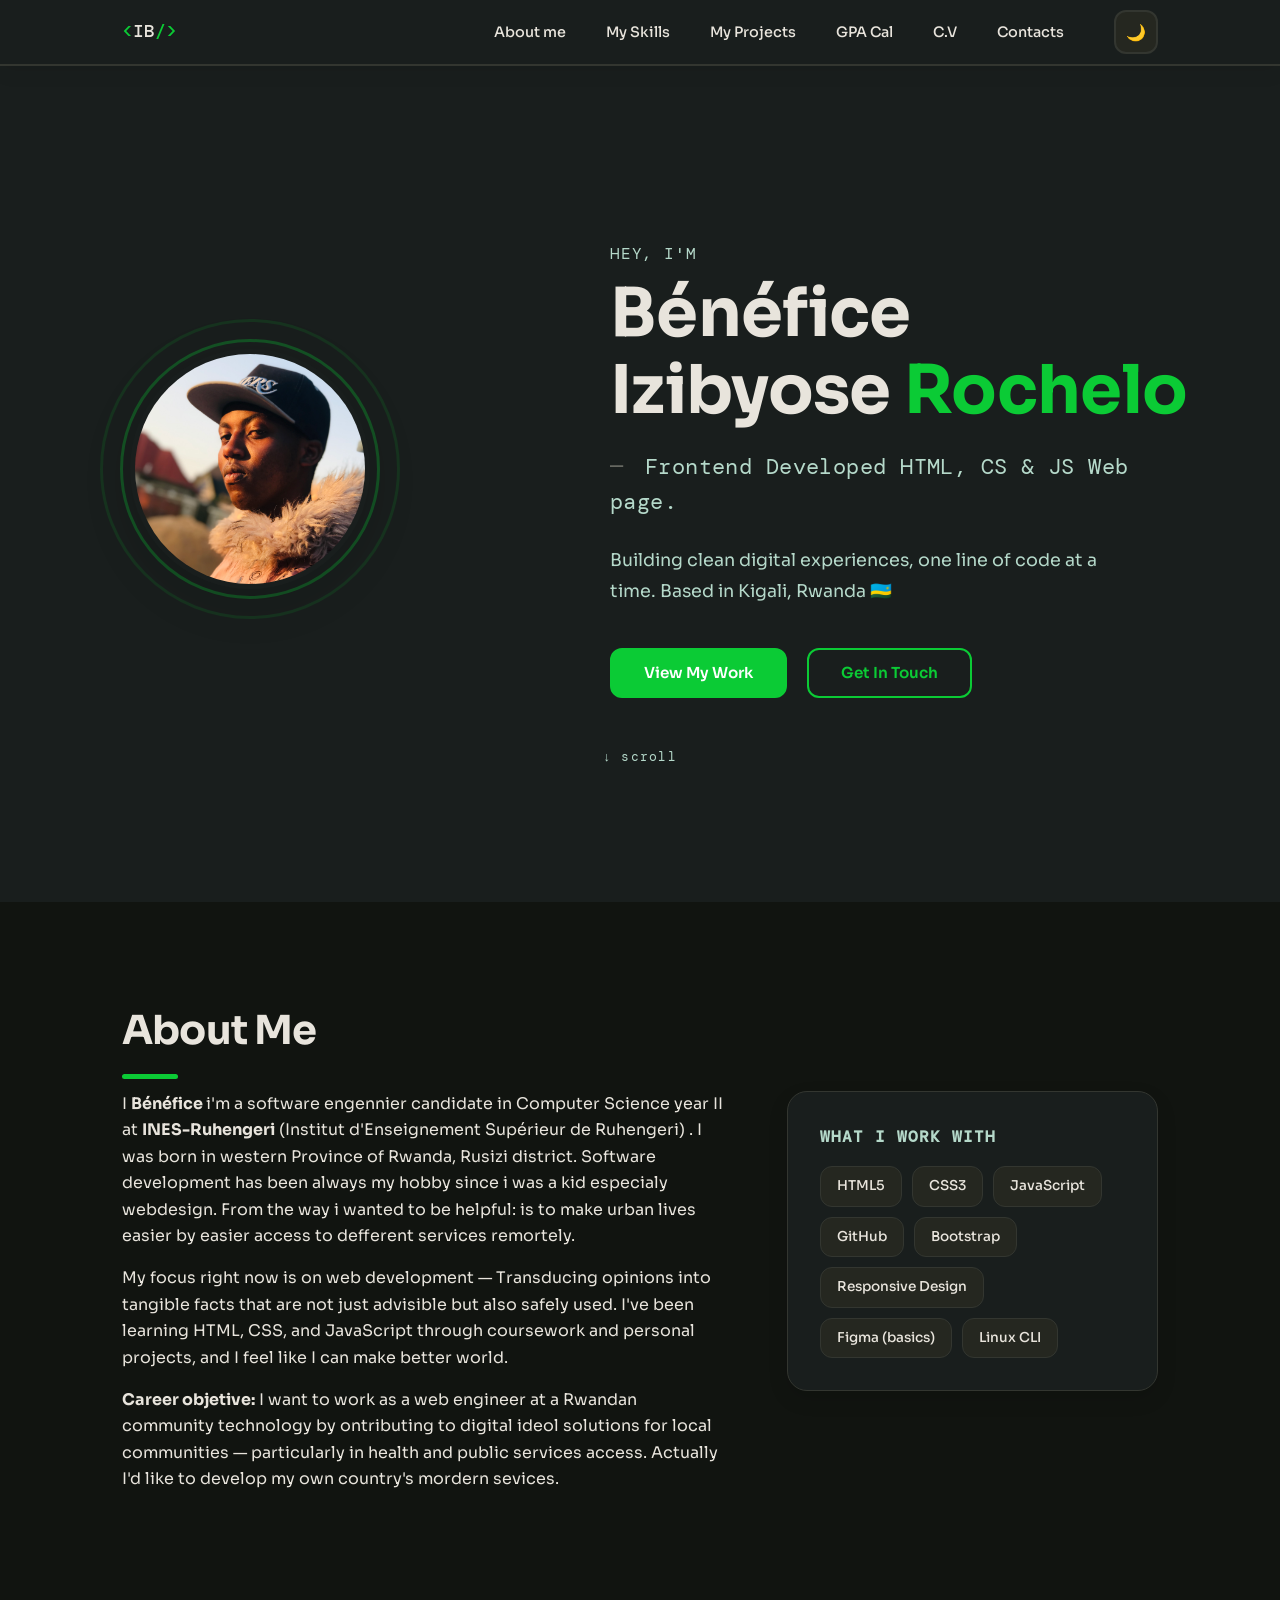
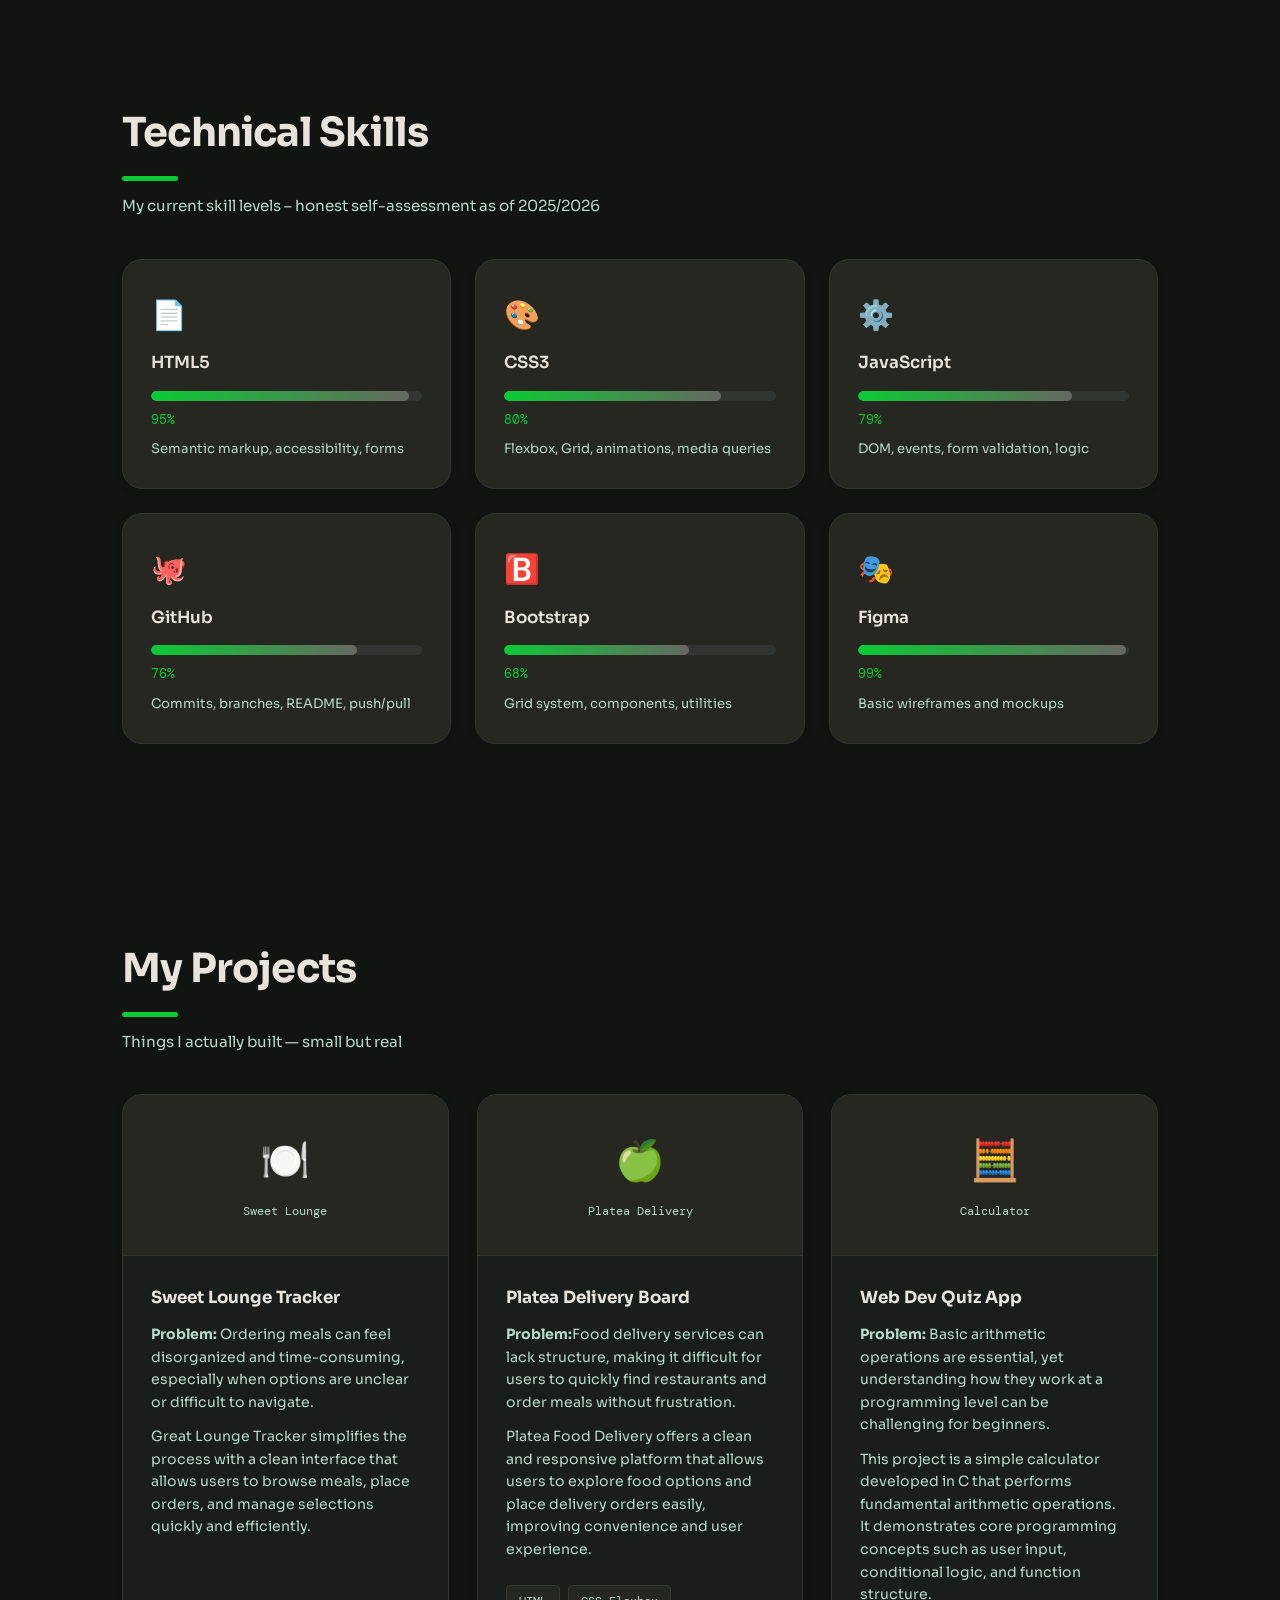
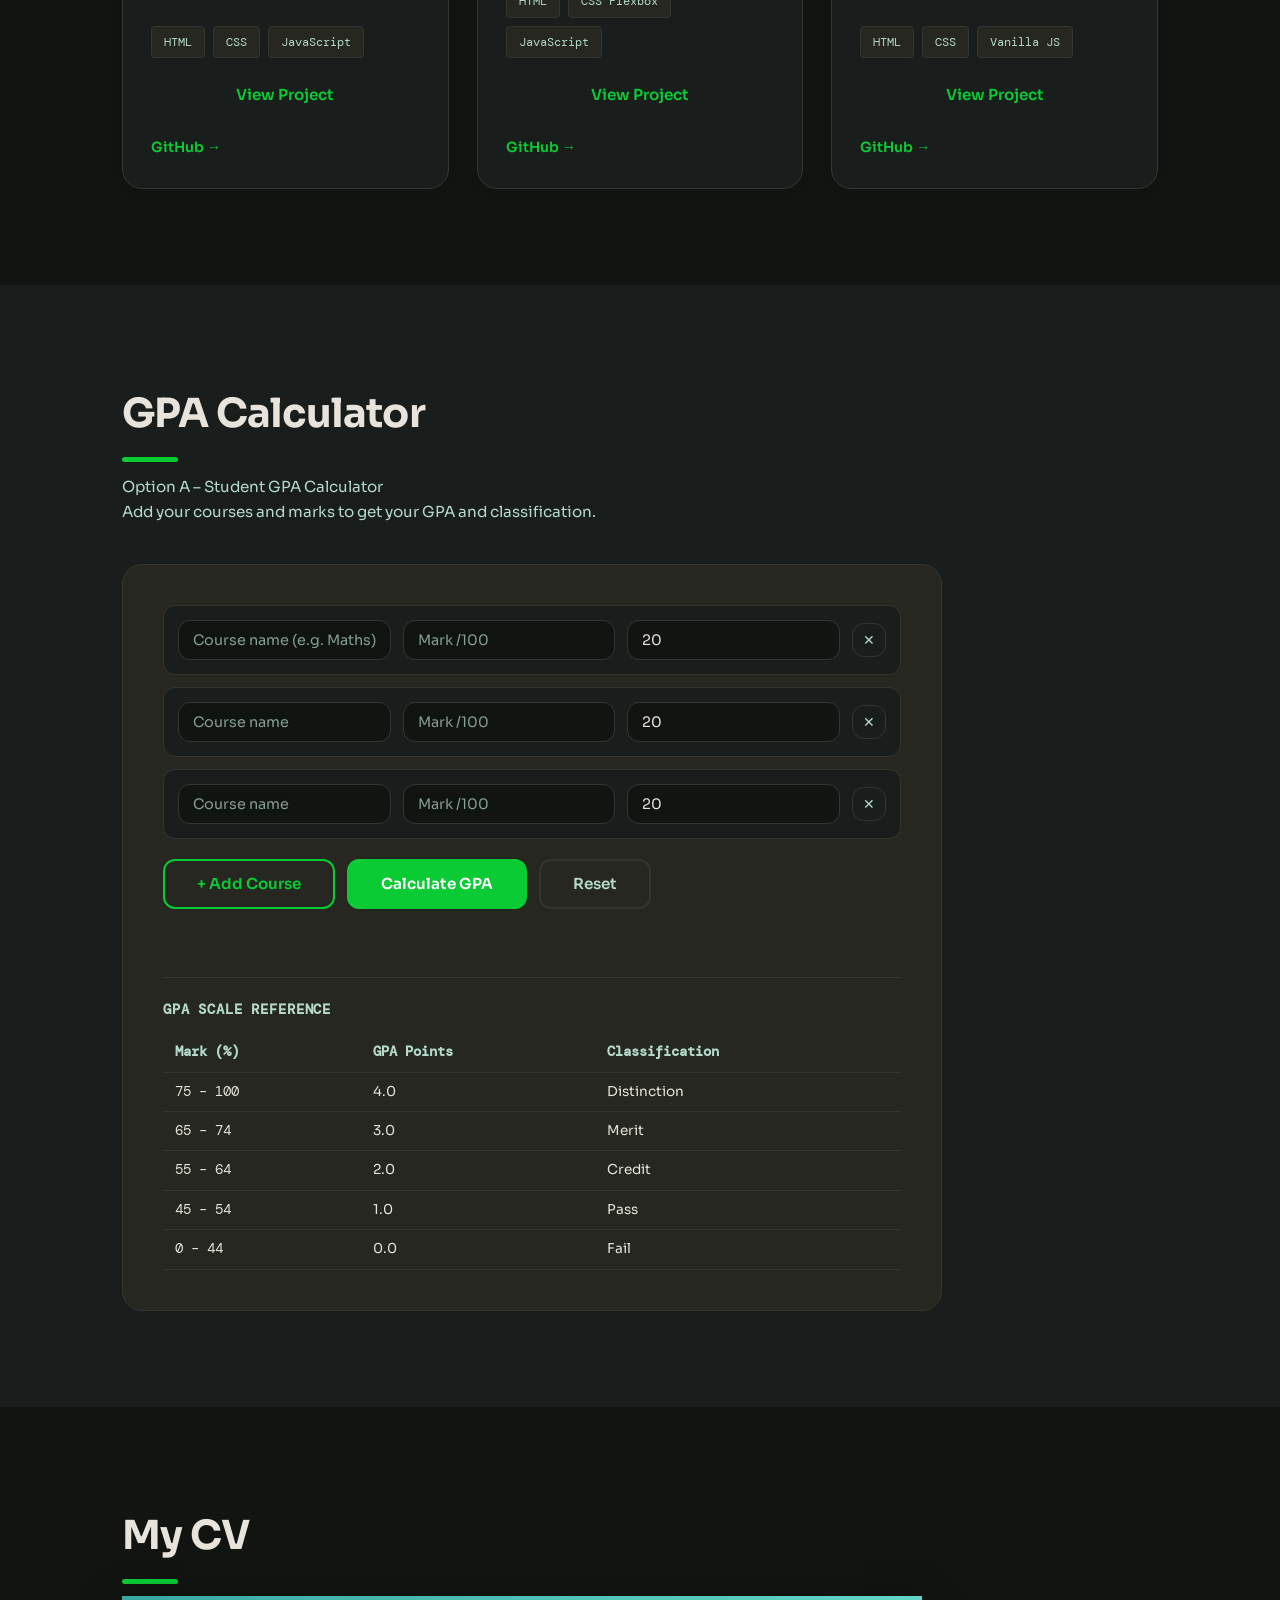
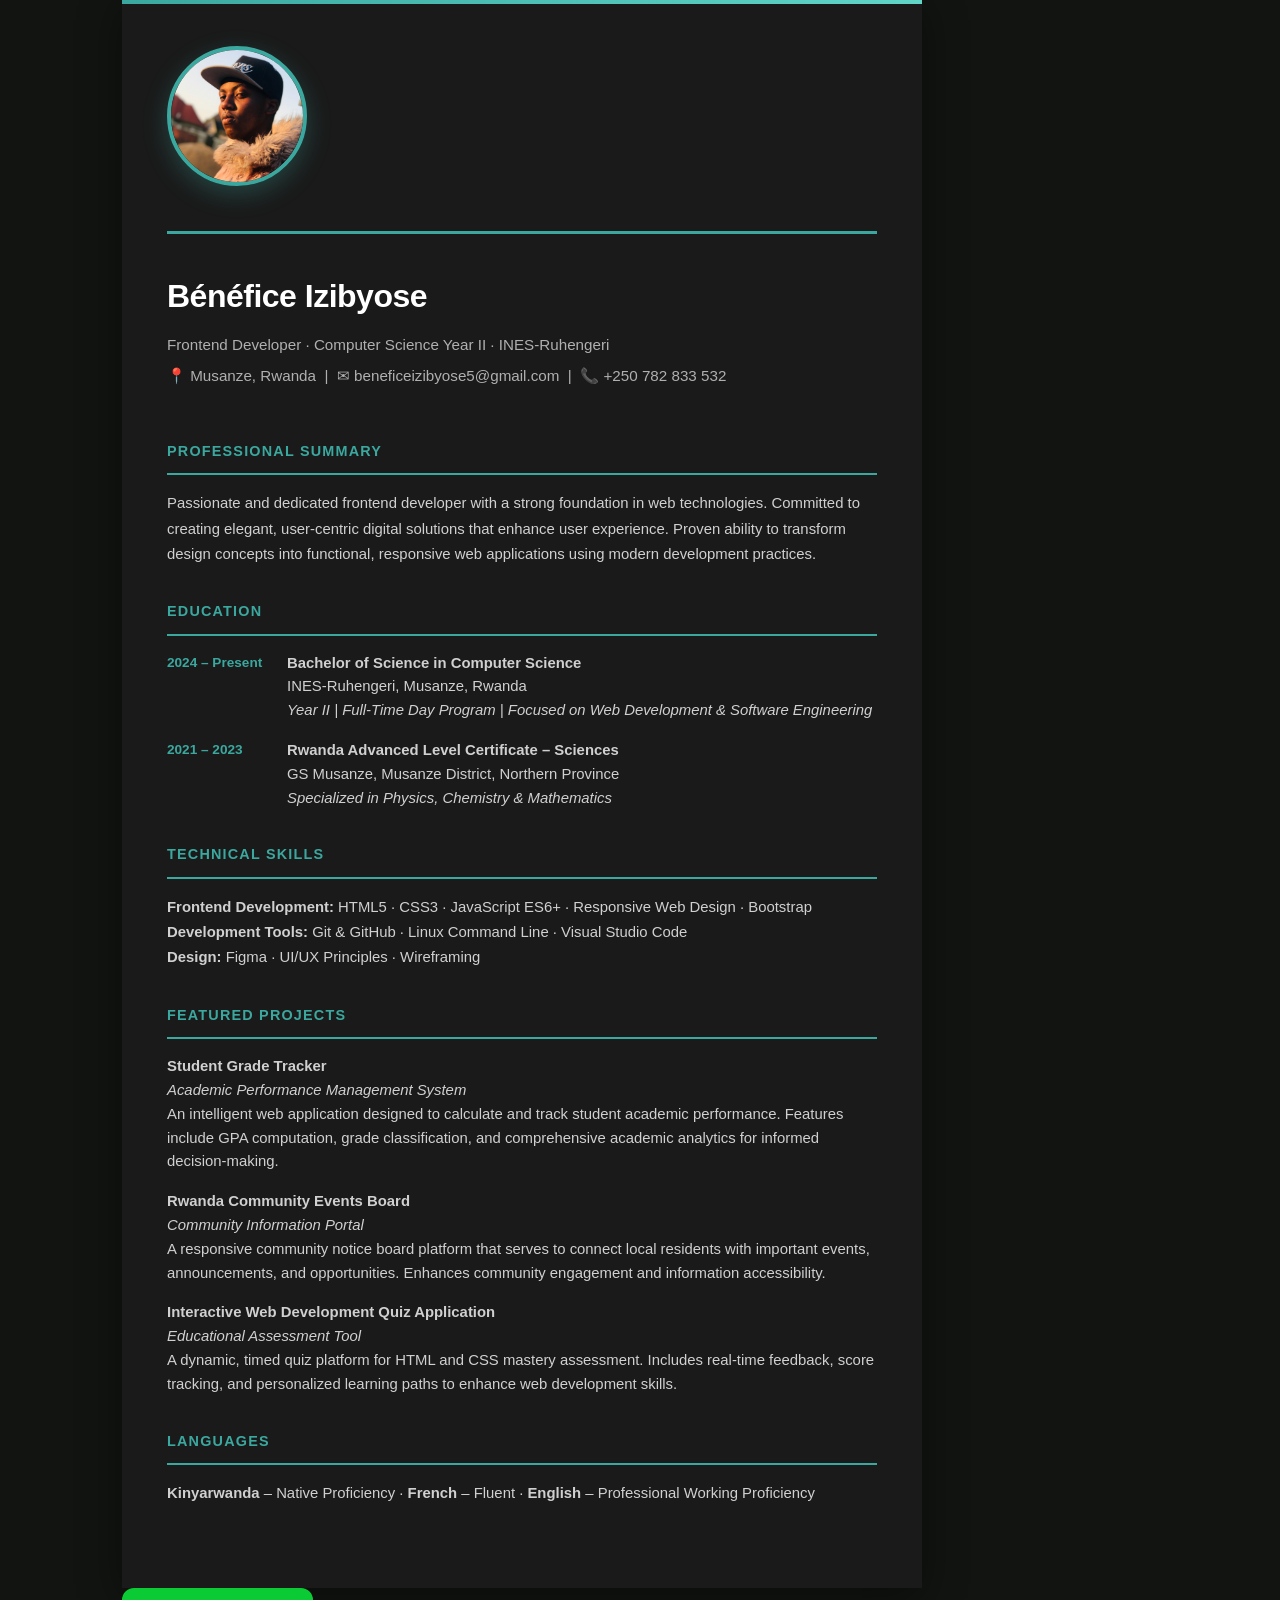
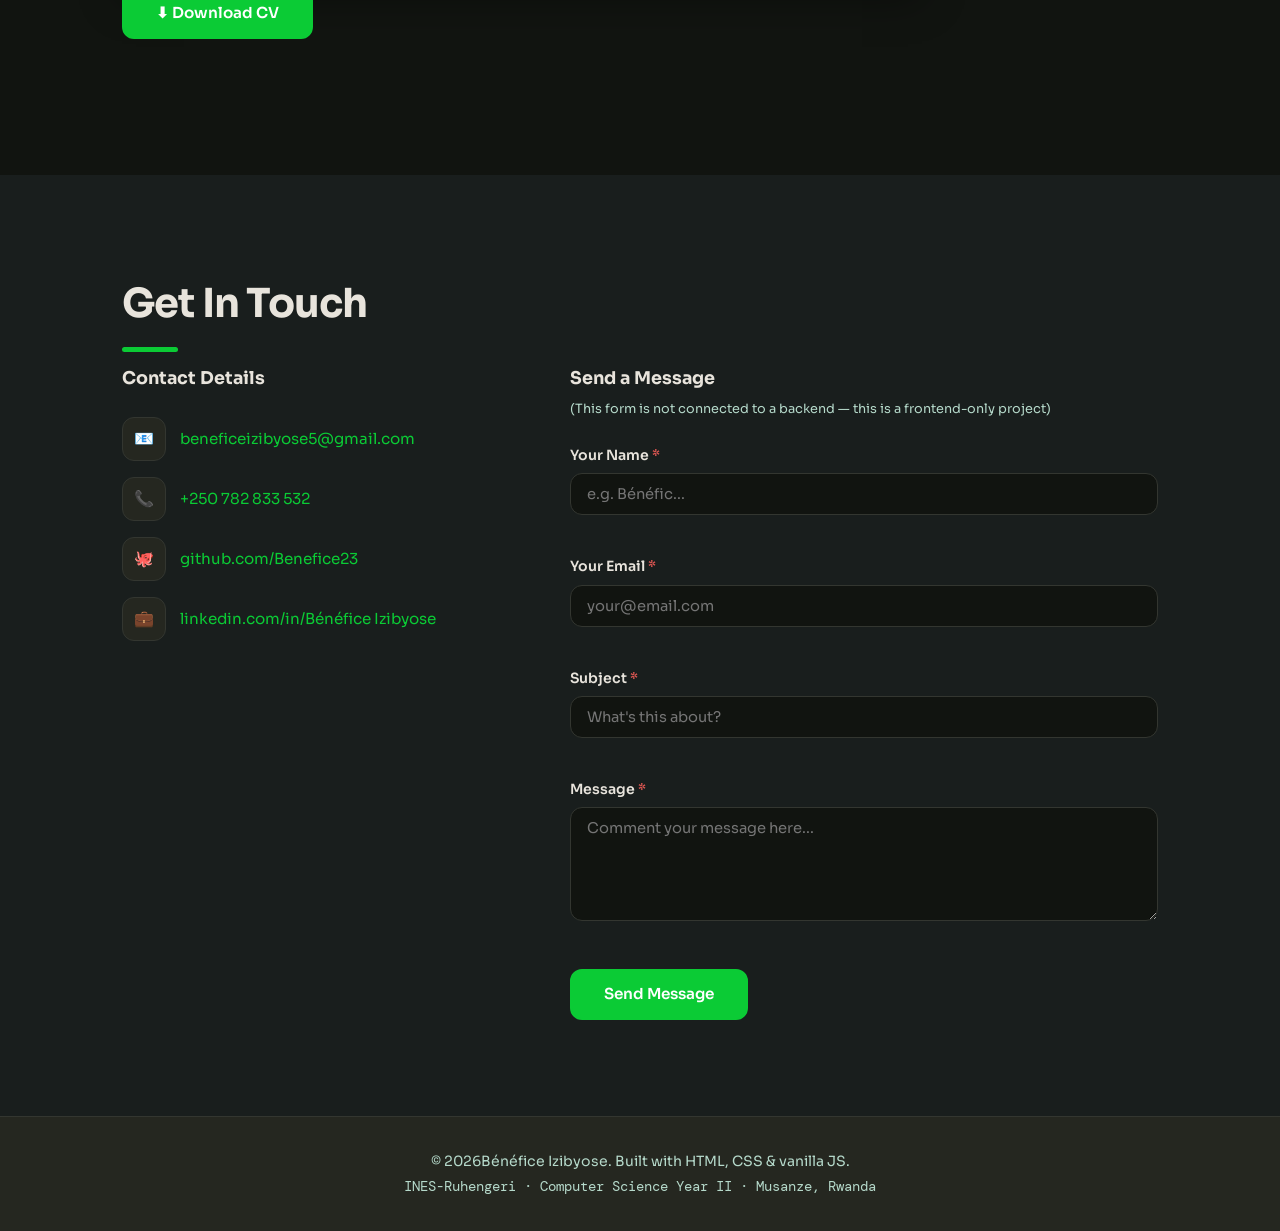
<file: portfolio/index.html>
<!DOCTYPE html>
<html lang="en">
<head>
  <meta charset="UTF-8" />
  <meta name="viewport" content="width=device-width, initial-scale=1.0" />
  <meta name="description" content="Personal portfolio of Bénéfice Izibyose – Frontend Developer student at INES Ruhengeri" />
  <title>Bénéfice Izibyose | Portfolio</title>

  <!-- Google Fonts – picked Sora because it feels clean and modern -->
  <link href="https://fonts.googleapis.com/css2?family=Sora:wght@300;400;600;700&family=DM+Mono:wght@400;500&display=swap" rel="stylesheet" />
  <link rel="stylesheet" href="css/style.css" />
</head>

<body class="dark-mode">

  <!-- ===== NAVIGATION ===== -->
  <header id="site-header">
    <nav class="navbar" aria-label="Main navigation">
      <div class="nav-brand">
        <span class="brand-tag">&lt;</span>IB<span class="brand-tag">/&gt;</span>
      </div>
      <button class="hamburger" id="hamburger-btn" aria-label="Toggle menu" aria-expanded="false">
        <span></span><span></span><span></span>
      </button>
      <ul class="nav-links" id="nav-links">
        <li><a href="#about">About me</a></li>
        <li><a href="#skills">My Skills</a></li>
        <li><a href="#projects">My Projects</a></li>
        <li><a href="#calculator">GPA Cal</a></li>
        <li><a href="#cv">C.V</a></li>
        <li><a href="#contact">Contacts</a></li>
      </ul>
      <button class="theme-toggle" id="theme-toggle" aria-label="Toggle dark mode" title="Switch theme">
        <span id="theme-icon">🌙</span>
      </button>
    </nav>
  </header>

  <main>

    <!-- ===== SECTION 1: HERO ===== -->
    <section id="hero" aria-labelledby="hero-heading">
      <div class="hero-content">
        <div class="hero-text">
          <p class="hero-greeting">Hey, I'm</p>
          <h1 id="hero-heading">Bénéfice Izibyose <span class="highlight">Rochelo</span></h1>
          <p class="hero-role">
            <span class="role-prefix">—</span>
            Frontend Developed  HTML, CS &amp; JS Web page.
          </p>
          <p class="hero-tagline">
            Building clean digital experiences, one line of code at a time.
            Based in Kigali, Rwanda 🇷🇼
          </p>
          <div class="hero-actions">
            <a href="#projects" class="btn btn-primary">View My Work</a>
            <a href="#contact" class="btn btn-outline">Get In Touch</a>
          </div>
        </div>
        <div class="hero-image-wrapper" aria-hidden="true">
          <!-- placeholder avatar since no image file provided -->
          <div class="avatar-placeholder">
            <img src="assets/images/me.jpg">
            <div class="avatar-ring ring-1"></div>
            <div class="avatar-ring ring-2"></div>
          </div>
        </div>
      </div>
      <div class="scroll-hint" aria-hidden="true">↓ scroll</div>
    </section>

    <!-- ===== SECTION 2: ABOUT ME ===== -->
    <section id="about" aria-labelledby="about-heading">
      <div class="section-container">
        <h2 id="about-heading" class="section-title">About Me</h2>
        <div class="about-grid">
          <div class="about-text">
            <p>
              I <strong>Bénéfice </strong> i'm a software engennier candidate
              in Computer Science year II at
              <strong>INES-Ruhengeri</strong> (Institut d'Enseignement Supérieur de Ruhengeri)
              . I was born in western Province of Rwanda, Rusizi district.
              Software development has been always my hobby since i was a kid especialy webdesign. From the way i wanted to be helpful:
              is to make urban lives easier by easier access to defferent services remortely. 
            </p>
            <p>
              My focus right now is on web development — Transducing opinions into
              tangible facts that are not just advisible but also safely used.
              I've been learning HTML, CSS, and JavaScript through coursework and
              personal projects, and I feel like I can make better world.
            </p>
            <p>
              <strong>Career objetive:</strong> I want to work as a web engineer
              at a Rwandan community technology by ontributing to digital ideol solutions for local
              communities — particularly in health and public services access.
              Actually I'd like to develop my own country's mordern sevices.
            </p>
          </div>
          <div class="about-skills-box">
            <h3>What I work with</h3>
            <ul class="skills-tags" role="list">
              <li>HTML5</li>
              <li>CSS3</li>
              <li>JavaScript</li>
              <li>GitHub</li>
              <li>Bootstrap</li>
              <li>Responsive Design</li>
              <li>Figma (basics)</li>
              <li>Linux CLI</li>
            </ul>
          </div>
        </div>
      </div>
    </section>

    <!-- ===== SECTION 3: TECHNICAL SKILLS ===== -->
    <section id="skills" aria-labelledby="skills-heading">
      <div class="section-container">
        <h2 id="skills-heading" class="section-title">Technical Skills</h2>
        <p class="section-sub">My current skill levels – honest self-assessment as of 2025/2026</p>

        <div class="skills-cards">

          <article class="skill-card">
            <div class="skill-icon" aria-hidden="true">📄</div>
            <h3>HTML5</h3>
            <div class="skill-bar" role="progressbar" aria-valuenow="88" aria-valuemin="0" aria-valuemax="100" aria-label="HTML5 skill level 95%">
              <div class="skill-fill" data-width="95"></div>
            </div>
            <span class="skill-pct">95%</span>
            <p class="skill-note">Semantic markup, accessibility, forms</p>
          </article>

          <article class="skill-card">
            <div class="skill-icon" aria-hidden="true">🎨</div>
            <h3>CSS3</h3>
            <div class="skill-bar" role="progressbar" aria-valuenow="78" aria-valuemin="0" aria-valuemax="100" aria-label="CSS3 skill level 80%">
              <div class="skill-fill" data-width="80"></div>
            </div>
            <span class="skill-pct">80%</span>
            <p class="skill-note">Flexbox, Grid, animations, media queries</p>
          </article>

          <article class="skill-card">
            <div class="skill-icon" aria-hidden="true">⚙️</div>
            <h3>JavaScript</h3>
            <div class="skill-bar" role="progressbar" aria-valuenow="65" aria-valuemin="0" aria-valuemax="100" aria-label="JavaScript skill level 79%">
              <div class="skill-fill" data-width="79"></div>
            </div>
            <span class="skill-pct">79%</span>
            <p class="skill-note">DOM, events, form validation, logic</p>
          </article>

          <article class="skill-card">
            <div class="skill-icon" aria-hidden="true">🐙</div>
            <h3>GitHub</h3>
            <div class="skill-bar" role="progressbar" aria-valuenow="70" aria-valuemin="0" aria-valuemax="100" aria-label="GitHub skill level 76%">
              <div class="skill-fill" data-width="76"></div>
            </div>
            <span class="skill-pct">76%</span>
            <p class="skill-note">Commits, branches, README, push/pull</p>
          </article>

          <article class="skill-card">
            <div class="skill-icon" aria-hidden="true">🅱️</div>
            <h3>Bootstrap</h3>
            <div class="skill-bar" role="progressbar" aria-valuenow="60" aria-valuemin="0" aria-valuemax="100" aria-label="Bootstrap skill level 68%">
              <div class="skill-fill" data-width="68"></div>
            </div>
            <span class="skill-pct">68%</span>
            <p class="skill-note">Grid system, components, utilities</p>
          </article>

          <article class="skill-card">
            <div class="skill-icon" aria-hidden="true">🎭</div>
            <h3>Figma</h3>
            <div class="skill-bar" role="progressbar" aria-valuenow="40" aria-valuemin="0" aria-valuemax="100" aria-label="Figma skill level 99%">
              <div class="skill-fill" data-width="99"></div>
            </div>
            <span class="skill-pct">99%</span>
            <p class="skill-note">Basic wireframes and mockups</p>
          </article>

        </div>
      </div>
    </section>

    <!-- ===== SECTION 4: PROJECTS ===== -->
    <section id="projects" aria-labelledby="projects-heading">
      <div class="section-container">
        <h2 id="projects-heading" class="section-title">My Projects</h2>
        <p class="section-sub">Things I actually built — small but real</p>

        <div class="projects-grid">

          <!-- Project 1 -->
          <article class="project-card">
            <div class="project-img-wrap">
              <div class="project-img-placeholder" aria-label="Student Grade Tracker screenshot">
                <span>🍽️</span>
                <small>Sweet Lounge</small>
              </div>
            </div>
            <div class="project-info">
              <h3>Sweet Lounge Tracker</h3>
              <p class="project-problem">
                <strong>Problem:</strong> Ordering meals can feel disorganized and time-consuming, 
                especially when options are unclear or difficult to navigate.
              </p>
              <p class="project-desc">
                Great Lounge Tracker simplifies the process with a clean interface that allows users to browse meals, 
                place orders, and manage selections quickly and efficiently.
              </p>
              <div class="project-tech">
                <span>HTML</span><span>CSS</span><span>JavaScript</span>
              </div>
              <a href="Sweet Lounge/index.html" target="_blank" class="btn"> View Project</a>
              <a href="https://github.com/Benefice23/sweet-lounge/tree/main/Sweet%20Lounge " target="_blank" rel="noopener" class="project-link">
                GitHub →
              </a>
            </div>
          </article>

          <!-- Project 2 -->
          <article class="project-card">
            <div class="project-img-wrap">
              <div class="project-img-placeholder" aria-label="Musanze Events Board screenshot">
                <span>🍏</span>
                <small>Platea Delivery</small>
              </div>
            </div>
            <div class="project-info">
              <h3>Platea Delivery Board</h3>
              <p class="project-problem">
                <strong>Problem:</strong>Food delivery services can lack structure, 
                making it difficult for users to quickly find restaurants and order meals without frustration.
              </p>
              <p class="project-desc">
               Platea Food Delivery offers a clean and responsive platform that allows users 
               to explore food options and place delivery orders easily, improving convenience and user experience.
              </p>
              <div class="project-tech">
                <span>HTML</span><span>CSS Flexbox</span><span>JavaScript</span>
              </div>
              <a href="platea sample/index.html" target="_blank" class="btn"> View Project</a>
              <a href="https://github.com/Benefice23/Great-lounge/tree/main/platea%20sample" target="_blank" rel="noopener" class="project-link">
                GitHub →
              </a>
            </div>
          </article>

          <!-- Project 3 -->
          <article class="project-card">
            <div class="project-img-wrap">
              <div class="project-img-placeholder" aria-label="Quiz App screenshot">
                <span>🧮</span>
                <small>Calculator</small>
              </div>
            </div>
            <div class="project-info">
              <h3>Web Dev Quiz App</h3>
              <p class="project-problem">
                <strong>Problem:</strong> Basic arithmetic operations are essential,
                 yet understanding how they work at a programming level can be challenging for beginners.
              <p class="project-desc">
                This project is a simple calculator developed in C that performs fundamental arithmetic operations.
                 It demonstrates core programming concepts such as user input, conditional logic, and function structure.
              </p>
              <div class="project-tech">
                <span>HTML</span><span>CSS</span><span>Vanilla JS</span>
              </div>
              <a href="pizza/benefice pizza.cpp" target="_blank" class="btn"> View Project</a>
              <a href="https://github.com/Benefice23/simple-Calculator/blob/main/benefice%20pizza.cpp" target="_blank" rel="noopener" class="project-link">
                GitHub →
              </a>
            </div>
          </article>

        </div>
      </div>
    </section>

    <!-- ===== SECTION 5: GPA CALCULATOR ===== -->
    <section id="calculator" aria-labelledby="calc-heading">
      <div class="section-container">
        <h2 id="calc-heading" class="section-title">GPA Calculator</h2>
        <p class="section-sub">
          Option A – Student GPA Calculator<br />
          Add your courses and marks to get your GPA and classification.
        </p>

        <div class="calc-wrapper">
          <div class="calc-inputs" id="courses-container">
            <!-- JS will build rows here, but we start with 3 -->
            <div class="course-row" data-row="1">
              <label for="course-name-1" class="sr-only">Course Name</label>
              <input type="text" id="course-name-1" class="course-name" placeholder="Course name (e.g. Maths)" maxlength="40" />
              <label for="course-mark-1" class="sr-only">Mark out of 100</label>
              <input type="number" id="course-mark-1" class="course-mark" placeholder="Mark /100" min="0" max="100" />
              <label for="course-credits-1" class="sr-only">Credits</label>
              <input type="number" id="course-credits-1" class="course-credits" placeholder="Credits" min="1" max="20" value="20" />
              <button class="btn-remove-row" aria-label="Remove this course row" title="Remove">✕</button>
            </div>
            <div class="course-row" data-row="2">
              <label for="course-name-2" class="sr-only">Course Name</label>
              <input type="text" id="course-name-2" class="course-name" placeholder="Course name" maxlength="40" />
              <label for="course-mark-2" class="sr-only">Mark out of 100</label>
              <input type="number" id="course-mark-2" class="course-mark" placeholder="Mark /100" min="0" max="100" />
              <label for="course-credits-2" class="sr-only">Credits</label>
              <input type="number" id="course-credits-2" class="course-credits" placeholder="Credits" min="1" max="20" value="20" />
              <button class="btn-remove-row" aria-label="Remove this course row" title="Remove">✕</button>
            </div>
            <div class="course-row" data-row="3">
              <label for="course-name-3" class="sr-only">Course Name</label>
              <input type="text" id="course-name-3" class="course-name" placeholder="Course name" maxlength="40" />
              <label for="course-mark-3" class="sr-only">Mark out of 100</label>
              <input type="number" id="course-mark-3" class="course-mark" placeholder="Mark /100" min="0" max="100" />
              <label for="course-credits-3" class="sr-only">Credits</label>
              <input type="number" id="course-credits-3" class="course-credits" placeholder="Credits" min="1" max="20" value="20" />
              <button class="btn-remove-row" aria-label="Remove this course row" title="Remove">✕</button>
            </div>
          </div>

          <div class="calc-actions">
            <button class="btn btn-outline" id="add-course-btn">+ Add Course</button>
            <button class="btn btn-primary" id="calc-gpa-btn">Calculate GPA</button>
            <button class="btn btn-ghost" id="reset-calc-btn">Reset</button>
          </div>

          <!-- Error message area -->
          <div id="calc-error" class="calc-error" role="alert" aria-live="polite"></div>

          <!-- Result area -->
          <div id="calc-result" class="calc-result" aria-live="polite" hidden>
            <div class="result-inner">
              <div class="result-gpa">
                <span class="result-label">Your GPA</span>
                <span class="result-value" id="gpa-value">0.00</span>
                <span class="result-scale">/ 4.0</span>
              </div>
              <div class="result-details">
                <p>Percentage average: <strong id="pct-value">-</strong></p>
                <p>Classification: <strong id="class-value">-</strong></p>
                <p>Total Credits: <strong id="credits-value">-</strong></p>
              </div>
            </div>
          </div>

          <!-- GPA scale reference -->
          <div class="gpa-scale">
            <h4>GPA Scale Reference</h4>
            <table>
              <thead>
                <tr>
                  <th>Mark (%)</th>
                  <th>GPA Points</th>
                  <th>Classification</th>
                </tr>
              </thead>
              <tbody>
                <tr><td>75 – 100</td><td>4.0</td><td>Distinction</td></tr>
                <tr><td>65 – 74</td><td>3.0</td><td>Merit</td></tr>
                <tr><td>55 – 64</td><td>2.0</td><td>Credit</td></tr>
                <tr><td>45 – 54</td><td>1.0</td><td>Pass</td></tr>
                <tr><td>0 – 44</td><td>0.0</td><td>Fail</td></tr>
              </tbody>
            </table>
          </div>
        </div>
      </div>
    </section>

    <!-- ===== SECTION 6: CV ===== -->
    <section id="cv" aria-labelledby="cv-heading">
      <div class="section-container">
        <h2 id="cv-heading" class="section-title">My CV</h2>

        <!-- HTML CV Preview -->
        <div id="cvPreview" class="cv-preview" aria-label="Curriculum Vitae preview">
          <div class="cv-photo-container">
            <img src="assets/images/me.jpg" alt="Profile Photo" class="cv-profile-photo">
          </div>

          <div class="cv-header">
            <h3>Bénéfice Izibyose </h3>
            <p>Frontend Developer · Computer Science Year II · INES-Ruhengeri</p>
            <p>📍 Musanze, Rwanda &nbsp;|&nbsp; ✉ beneficeizibyose5@gmail.com &nbsp;|&nbsp; 📞 +250 782 833 532</p>
          </div>

          <div class="cv-section">
            <h4>Professional Summary</h4>
            <p>Passionate and dedicated frontend developer with a strong foundation in web technologies. 
              Committed to creating elegant, user-centric digital solutions that enhance user experience. 
              Proven ability to transform design concepts into functional, 
              responsive web applications using modern development practices.</p>
          </div>

          <div class="cv-section">
            <h4>Education</h4>
            <div class="cv-entry">
              <span class="cv-date">2024 – Present</span>
              <div>
                <strong>Bachelor of Science in Computer Science</strong><br />
                INES-Ruhengeri, Musanze, Rwanda<br />
                <em>Year II | Full-Time Day Program | Focused on Web Development & Software Engineering</em>
              </div>
            </div>
            <div class="cv-entry">
              <span class="cv-date">2021 – 2023</span>
              <div>
                <strong>Rwanda Advanced Level Certificate – Sciences</strong><br />
                GS Musanze, Musanze District, Northern Province<br />
                <em>Specialized in Physics, Chemistry & Mathematics</em>
              </div>
            </div>
          </div>

          <div class="cv-section">
            <h4>Technical Skills</h4>
            <p><strong>Frontend Development:</strong> HTML5 · CSS3 · JavaScript ES6+ · Responsive Web Design · Bootstrap</p>
            <p><strong>Development Tools:</strong> Git & GitHub · Linux Command Line · Visual Studio Code</p>
            <p><strong>Design:</strong> Figma · UI/UX Principles · Wireframing</p>
          </div>

          <div class="cv-section">
            <h4>Featured Projects</h4>
            <div class="cv-entry">
              <div>
                <strong>Student Grade Tracker</strong><br />
                <em>Academic Performance Management System</em><br />
                An intelligent web application designed to calculate and track student academic performance. 
                Features include GPA computation, grade classification, 
                and comprehensive academic analytics for informed decision-making.
              </div>
            </div>
            <div class="cv-entry">
              <div>
                <strong>Rwanda Community Events Board</strong><br />
                <em>Community Information Portal</em><br />
                A responsive community notice board platform that serves to connect local residents with important events, 
                announcements, and opportunities. Enhances community engagement and information accessibility.
              </div>
            </div>
            <div class="cv-entry">
              <div>
                <strong>Interactive Web Development Quiz Application</strong><br />
                <em>Educational Assessment Tool</em><br />
                A dynamic, timed quiz platform for HTML and CSS mastery assessment. Includes real-time feedback, 
                score tracking, and personalized learning paths to enhance web development skills.
              </div>
            </div>
          </div>

          <div class="cv-section">
            <h4>Languages</h4>
            <p><strong>Kinyarwanda</strong> – Native Proficiency · <strong>French</strong> – Fluent · <strong>English</strong> – Professional Working Proficiency</p>
          </div>
        </div>

        <div class="cv-actions">
          <a href="assets/cv/Bénéfice-izibyose-cv.pdf" download class="btn btn-primary" id="downloadCV" target="_blank" rel="noopener">
            ⬇ Download CV 
          </a>
        </div>

      </div>
    </section>

    <!-- ===== SECTION 7: CONTACT ===== -->
    <section id="contact" aria-labelledby="contact-heading">
      <div class="section-container">
        <h2 id="contact-heading" class="section-title">Get In Touch</h2>

        <div class="contact-wrapper">
          <div class="contact-info">
            <h3>Contact Details</h3>
            <ul class="contact-list" role="list">
              <li>
                <span class="contact-icon" aria-hidden="true">📧</span>
                <a href="mailto:beneficeizibyose5@gmail.com">beneficeizibyose5@gmail.com</a>
              </li>
              <li>
                <span class="contact-icon" aria-hidden="true">📞</span>
                <a href="tel:+25072833532">+250 782 833 532</a>
              </li>
              <li>
                <span class="contact-icon" aria-hidden="true">🐙</span>
                <a href="https://github.com/Benefice23" target="_blank" rel="noopener">github.com/Benefice23</a>
              </li>
              <li>
                <span class="contact-icon" aria-hidden="true">💼</span>
                <a href="https://linkedin.com/in/Bénéfice Izibyose" target="_blank" rel="noopener">linkedin.com/in/Bénéfice Izibyose</a>
              </li>
            </ul>
          </div>

          <form class="contact-form" id="contact-form" novalidate aria-label="Send a message">
            <h3>Send a Message</h3>
            <p class="form-note">(This form is not connected to a backend — this is a frontend-only project)</p>

            <div class="form-group">
              <label for="sender-name">Your Name <span aria-hidden="true">*</span></label>
              <input type="text" id="sender-name" name="name" placeholder="e.g. Bénéfic..." required autocomplete="name" />
              <span class="field-error" id="name-error" role="alert"></span>
            </div>

            <div class="form-group">
              <label for="sender-email">Your Email <span aria-hidden="true">*</span></label>
              <input type="email" id="sender-email" name="email" placeholder="your@email.com" required autocomplete="email" />
              <span class="field-error" id="email-error" role="alert"></span>
            </div>

            <div class="form-group">
              <label for="sender-subject">Subject <span aria-hidden="true">*</span></label>
              <input type="text" id="sender-subject" name="subject" placeholder="What's this about?" required maxlength="100" />
              <span class="field-error" id="subject-error" role="alert"></span>
            </div>

            <div class="form-group">
              <label for="sender-message">Message <span aria-hidden="true">*</span></label>
              <textarea id="sender-message" name="message" rows="5" placeholder="Comment your message here..." required maxlength="1000"></textarea>
              <span class="field-error" id="message-error" role="alert"></span>
            </div>

            <button type="submit" class="btn btn-primary">Send Message</button>
            <div id="form-success" class="form-success" hidden role="status">
              ✅ Message noted! (This is a static site, so no email was actually sent — but the form validation works!)
            </div>
          </form>
        </div>
      </div>
    </section>

  </main>
  <script>
document.addEventListener("DOMContentLoaded", function () {
  const coursesContainer = document.getElementById("courses-container");
  const addBtn = document.getElementById("add-course-btn");
  const calcBtn = document.getElementById("calc-gpa-btn");
  const resetBtn = document.getElementById("reset-calc-btn");

  const errorBox = document.getElementById("calc-error");
  const resultBox = document.getElementById("calc-result");

  const gpaValue = document.getElementById("gpa-value");
  const pctValue = document.getElementById("pct-value");
  const classValue = document.getElementById("class-value");
  const creditsValue = document.getElementById("credits-value");

  let rowCount = 3;

  /* ---------------- ADD COURSE ---------------- */
  addBtn.addEventListener("click", function () {
    rowCount++;

    const row = document.createElement("div");
    row.classList.add("course-row");
    row.setAttribute("data-row", rowCount);

    row.innerHTML = `
      <input type="text" class="course-name" placeholder="Course name" maxlength="40" />
      <input type="number" class="course-mark" placeholder="Mark /100" min="0" max="100" />
      <input type="number" class="course-credits" placeholder="Credits" min="1" max="6" value="3" />
      <button class="btn-remove-row" title="Remove">✕</button>
    `;

    coursesContainer.appendChild(row);
  });

  /* ---------------- REMOVE COURSE (EVENT DELEGATION) ---------------- */
  coursesContainer.addEventListener("click", function (e) {
    if (e.target.classList.contains("btn-remove-row")) {
      const rows = document.querySelectorAll(".course-row");
      if (rows.length > 1) {
        e.target.parentElement.remove();
      } else {
        showError("At least one course is required.");
      }
    }
  });

  /* ---------------- GPA CONVERSION FUNCTION ---------------- */
  function convertToGPA(mark) {
    if (mark >= 80) return 4.0;
    if (mark >= 70) return 3.7;
    if (mark >= 65) return 3.3;
    if (mark >= 60) return 3.0;
    if (mark >= 55) return 2.7;
    if (mark >= 50) return 2.3;
    if (mark >= 45) return 2.0;
    if (mark >= 40) return 1.7;
    return 0.0;
  }

  /* ---------------- CLASSIFICATION FUNCTION ---------------- */
  function classify(avg) {
    if (avg >= 70) return "First Class";
    if (avg >= 60) return "Upper Second (2:1)";
    if (avg >= 50) return "Lower Second (2:2)";
    if (avg >= 40) return "Third Class";
    return "Fail";
  }

  /* ---------------- CALCULATE GPA ---------------- */
  calcBtn.addEventListener("click", function () {
    errorBox.textContent = "";
    let totalWeightedGPA = 0;
    let totalCredits = 0;
    let totalMarks = 0;
    let validRows = 0;

    const rows = document.querySelectorAll(".course-row");

    rows.forEach(row => {
      const markInput = row.querySelector(".course-mark");
      const creditInput = row.querySelector(".course-credits");

      const mark = parseFloat(markInput.value);
      const credits = parseFloat(creditInput.value);

      if (!isNaN(mark) && !isNaN(credits)) {
        const gpa = convertToGPA(mark);

        totalWeightedGPA += gpa * credits;
        totalCredits += credits;
        totalMarks += mark;
        validRows++;
      }
    });

    if (validRows === 0) {
      showError("Please enter valid marks and credits.");
      return;
    }

    const finalGPA = totalWeightedGPA / totalCredits;
    const percentageAvg = totalMarks / validRows;
    const classification = classify(percentageAvg);

    gpaValue.textContent = finalGPA.toFixed(2);
    pctValue.textContent = percentageAvg.toFixed(2) + "%";
    classValue.textContent = classification;
    creditsValue.textContent = totalCredits;

    resultBox.hidden = false;
  });

  /* ---------------- RESET ---------------- */
  resetBtn.addEventListener("click", function () {
    document.querySelectorAll(".course-name").forEach(i => i.value = "");
    document.querySelectorAll(".course-mark").forEach(i => i.value = "");
    document.querySelectorAll(".course-credits").forEach(i => i.value = "3");

    resultBox.hidden = true;
    errorBox.textContent = "";
  });

  /* ---------------- ERROR HANDLER ---------------- */
  function showError(message) {
    errorBox.textContent = message;
  }
});
</script>


  <!-- ===== FOOTER ===== -->
  <footer id="site-footer">
    <div class="footer-inner">
      <p>&copy; <span id="footer-year"></span>Bénéfice Izibyose. Built with HTML, CSS &amp; vanilla JS.</p>
      <p class="footer-sub">INES-Ruhengeri · Computer Science Year II · Musanze, Rwanda</p>
    </div>
  </footer>

  <script src="js/main.js"></script>
  <script src="js/autoscroll.js"></script>
</body>
</html>
</file>
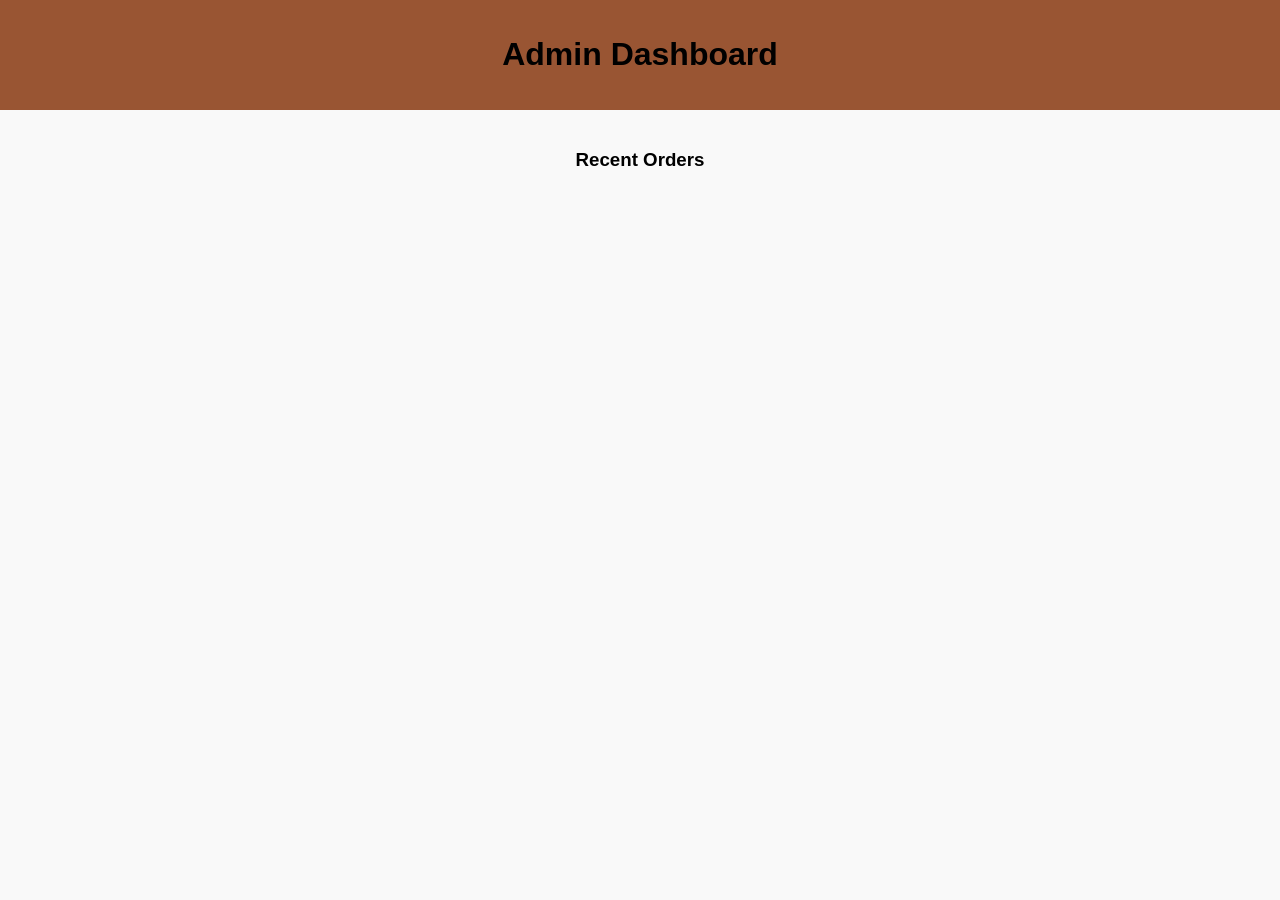
<file: portfolio/platea sample/admin.html>
<!DOCTYPE html>
<html>
<head>
<title>Admin</title>
<link rel="stylesheet" href="style.css">
</head>
<body>

<header><h1>Admin Dashboard</h1></header>
<section id="orders"></section>

<script>
let orders = JSON.parse(localStorage.getItem("lastOrder")) || [];
let html="<h3>Recent Orders</h3><ul>";
orders.forEach(o=>{
  html+=`<li>${o.name} - ${o.price} FRW</li>`;
});
html+="</ul>";
document.getElementById("orders").innerHTML=html;
</script>

</body>
</html>
</file>
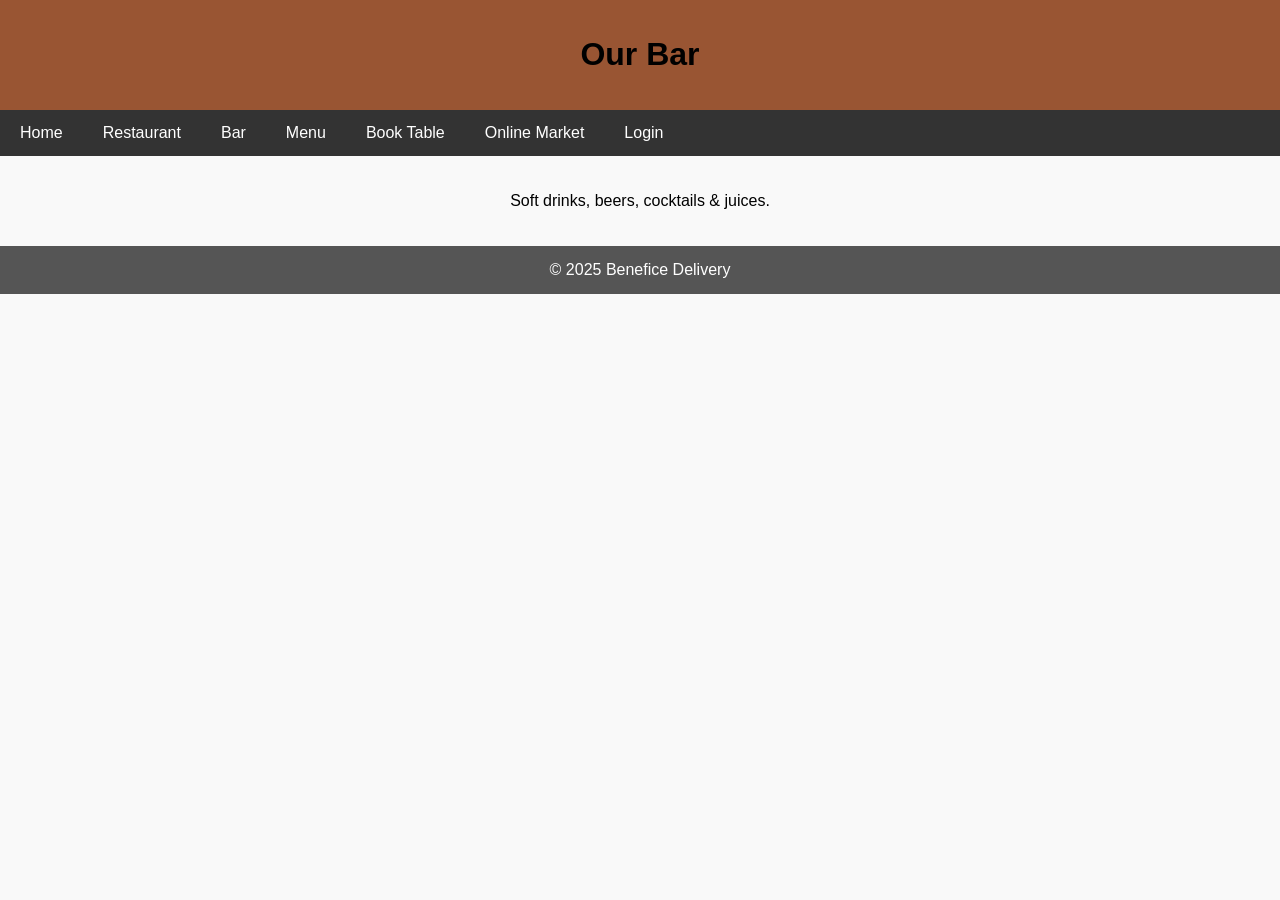
<file: portfolio/platea sample/bar.html>
<!DOCTYPE html>
<html>
<head>
<title>Bar</title>
<link rel="stylesheet" href="style.css">
</head>
<body>

<header><h1>Our Bar</h1></header>
<nav class="navbar">
<a href="index.html">Home</a>
<a href="restaurant.html">Restaurant</a>
<a href="bar.html">Bar</a>
<a href="menu.html">Menu</a>
<a href="booking.html">Book Table</a>
<a href="market.html">Online Market</a>
<a href="login.html">Login</a>
</nav>

<section>
<p>Soft drinks, beers, cocktails & juices.</p>
</section>

<footer>© 2025 Benefice Delivery</footer>
</body>
</html>
</file>
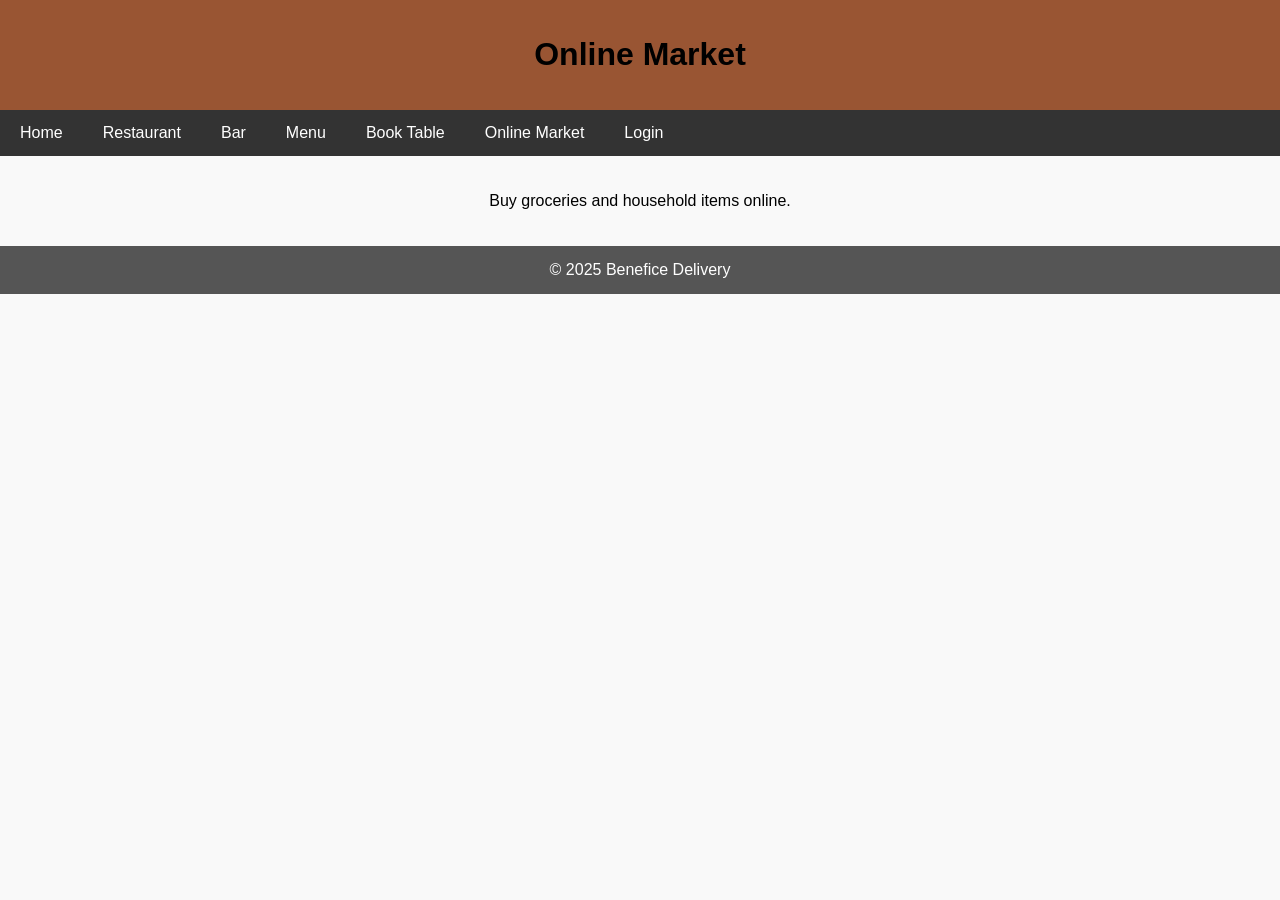
<file: portfolio/platea sample/market.html>
<!DOCTYPE html>
<html>
<head>
<title>Online Market</title>
<link rel="stylesheet" href="style.css">
</head>
<body>

<header><h1>Online Market</h1></header>
<nav class="navbar">
<a href="index.html">Home</a>
<a href="restaurant.html">Restaurant</a>
<a href="bar.html">Bar</a>
<a href="menu.html">Menu</a>
<a href="booking.html">Book Table</a>
<a href="market.html">Online Market</a>
<a href="login.html">Login</a>
</nav>

<section>
<p>Buy groceries and household items online.</p>
</section>

<footer>© 2025 Benefice Delivery</footer>
</body>
</html>
</file>
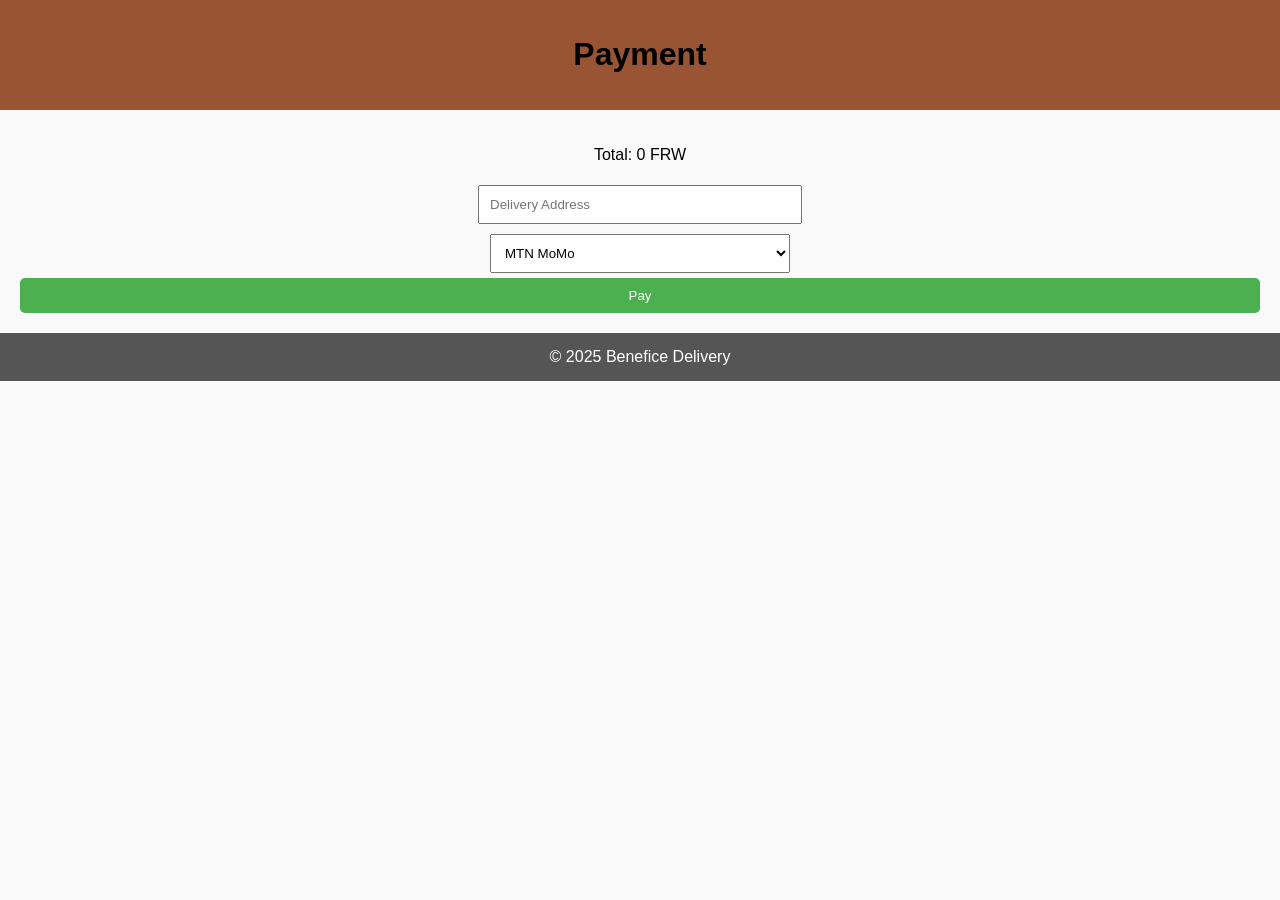
<file: portfolio/platea sample/payment.html>
<!DOCTYPE html>
<html>
<head>
<title>Payment</title>
<link rel="stylesheet" href="style.css">
</head>
<body>

<header><h1>Payment</h1></header>

<section>
<p id="total"></p>
<input id="address" placeholder="Delivery Address"><br>
<select>
<option>MTN MoMo</option>
<option>Airtel Money</option>
<option>Cash on Delivery</option>
</select><br>
<button onclick="pay()">Pay</button>
</section>

<footer>© 2025 Benefice Delivery</footer>

<script>
let cart = JSON.parse(localStorage.getItem("cart")) || [];
let total = cart.reduce((s,i)=>s+i.price,0);
document.getElementById("total").innerText="Total: "+total+" FRW";

function pay(){
  if(!address.value){
    alert("Enter address");
    return;
  }
  localStorage.setItem("lastOrder", JSON.stringify(cart));
  localStorage.removeItem("cart");
  alert("Payment successful");
  window.location.href="receipt.html";
}
</script>

</body>
</html>
</file>
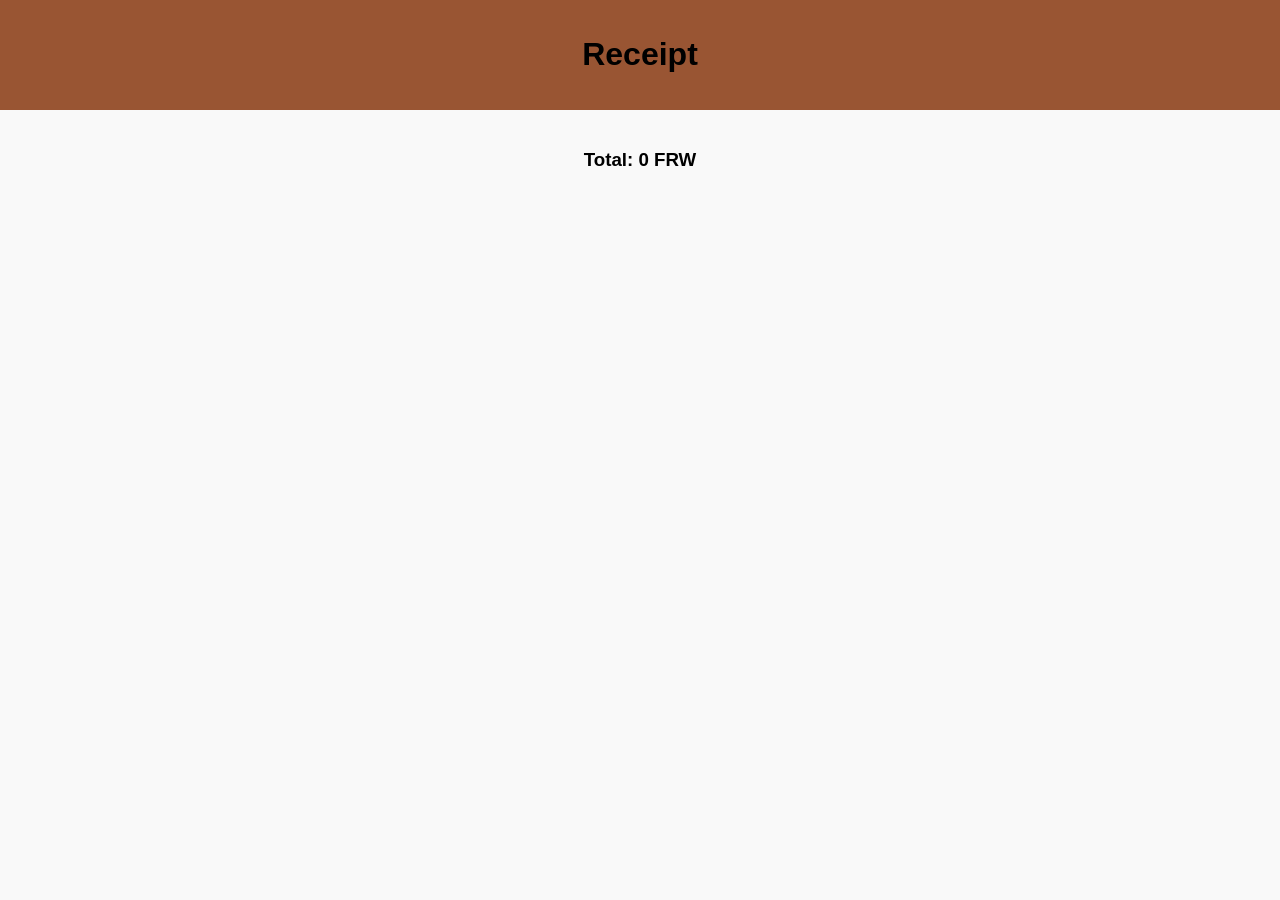
<file: portfolio/platea sample/reciept.html>
<!DOCTYPE html>
<html>
<head>
<title>Receipt</title>
<link rel="stylesheet" href="style.css">
</head>
<body>

<header><h1>Receipt</h1></header>
<section id="receipt"></section>

<script>
let order = JSON.parse(localStorage.getItem("lastOrder")) || [];
let total = 0, html="<ul>";
order.forEach(i=>{
  html += `<li>${i.name} - ${i.price} FRW</li>`;
  total += i.price;
});
html += "</ul><h3>Total: "+total+" FRW</h3>";
document.getElementById("receipt").innerHTML=html;
</script>

</body>
</html>
</file>
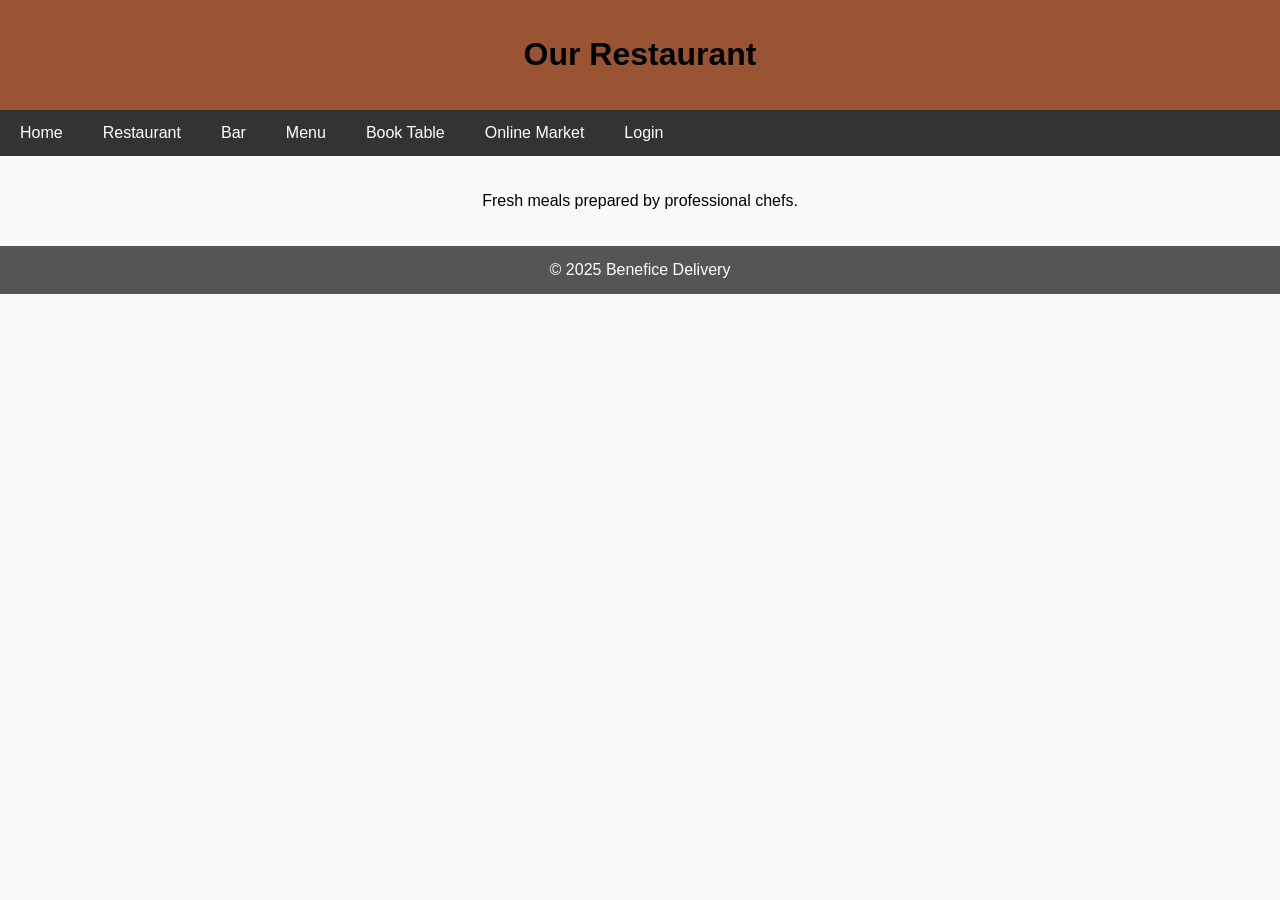
<file: portfolio/platea sample/restaurant.html>
<!DOCTYPE html>
<html>
<head>
<title>Restaurant</title>
<link rel="stylesheet" href="style.css">
</head>
<body>

<header><h1>Our Restaurant</h1></header>
<nav class="navbar">
<a href="index.html">Home</a>
<a href="restaurant.html">Restaurant</a>
<a href="bar.html">Bar</a>
<a href="menu.html">Menu</a>
<a href="booking.html">Book Table</a>
<a href="market.html">Online Market</a>
<a href="login.html">Login</a>
</nav>

<section>
<p>Fresh meals prepared by professional chefs.</p>
</section>

<footer>© 2025 Benefice Delivery</footer>
</body>
</html>
</file>
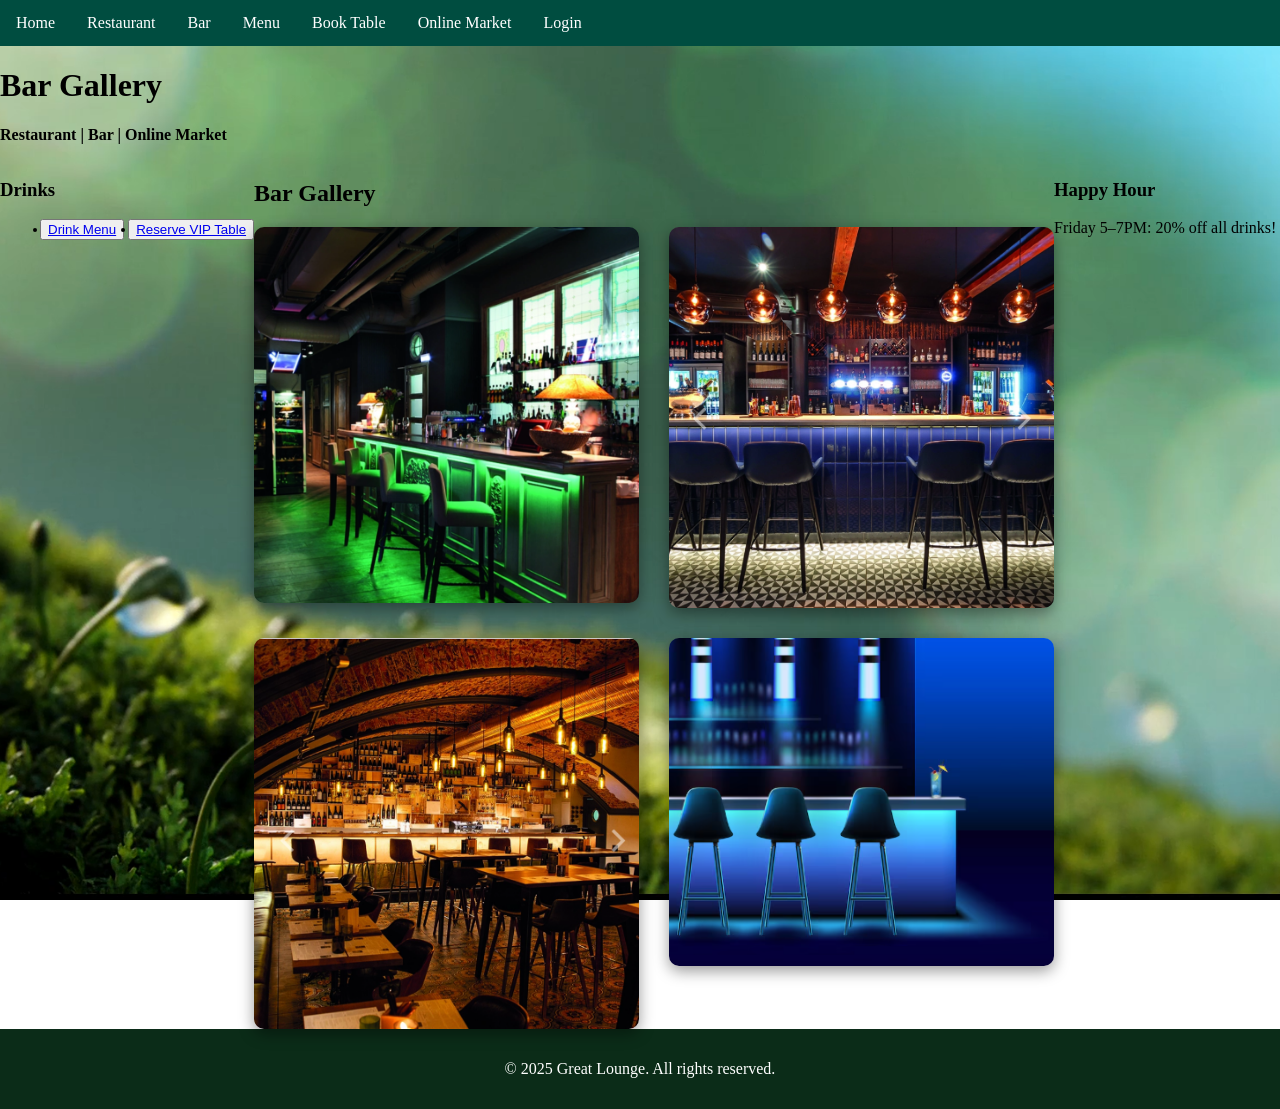
<file: portfolio/Sweet Lounge/bar.html>
<!DOCTYPE html>
<html lang="en">
<head>
  <meta charset="UTF-8">
  <title>Bar Gallery - Great Lounge</title>
  <link rel="stylesheet" href="stylee.css">
   <style>
    body {
      margin: 0;
      height: 100vh;
      background-image: url("drop.png");
      background-size: cover;
      background-repeat: no-repeat;
      background-position: center;
      background-attachment: fixed;
	  }
	  </style>
</head>
<body>

<header>
 
   <nav>
  <ul>
    <li><a href="index.html">Home</a></li>
    <li><a href="restaurant.html">Restaurant</a></li>
    <li><a href="bar.html">Bar</a></li>
    <li><a href="menu.html">Menu</a></li>
    <li><a href="booking.html">Book Table</a></li>
    <li><a href="market.html">Online Market</a></li>
    <li><a href="login.html">Login</a></li>
  </ul>
</nav>
 <h1>Bar Gallery</h1>
  <p><b>Restaurant | Bar | Online Market</b></p>
  
</header>

<section class="container">
  <aside class="left">
    <h3>Drinks</h3>
    <ul>
	  <button> <li><a href="menu.html">Drink Menu</a></li> </button>
	  <button> <li><a href="booking.html">Reserve VIP Table</a></li> </button>
    </ul>
  </aside>

  <main>
    <h2>Bar Gallery</h2>
    <div class="gallery">
      <img src="bar1.png" alt="Beer">
      <img src="bar2.png" alt="Wine">
      <img src="bar3.png" alt="Cocktail">
      <img src="bar.png" alt="Whisky">
    </div>
  </main>

  <aside class="right">
    <h3>Happy Hour</h3>
    <p>Friday 5–7PM: 20% off all drinks!</p>
  </aside>
</section>
<footer>
 <p>&copy; 2025 Great Lounge. All rights reserved.</p>
</footer>

</body>
</html>
</file>
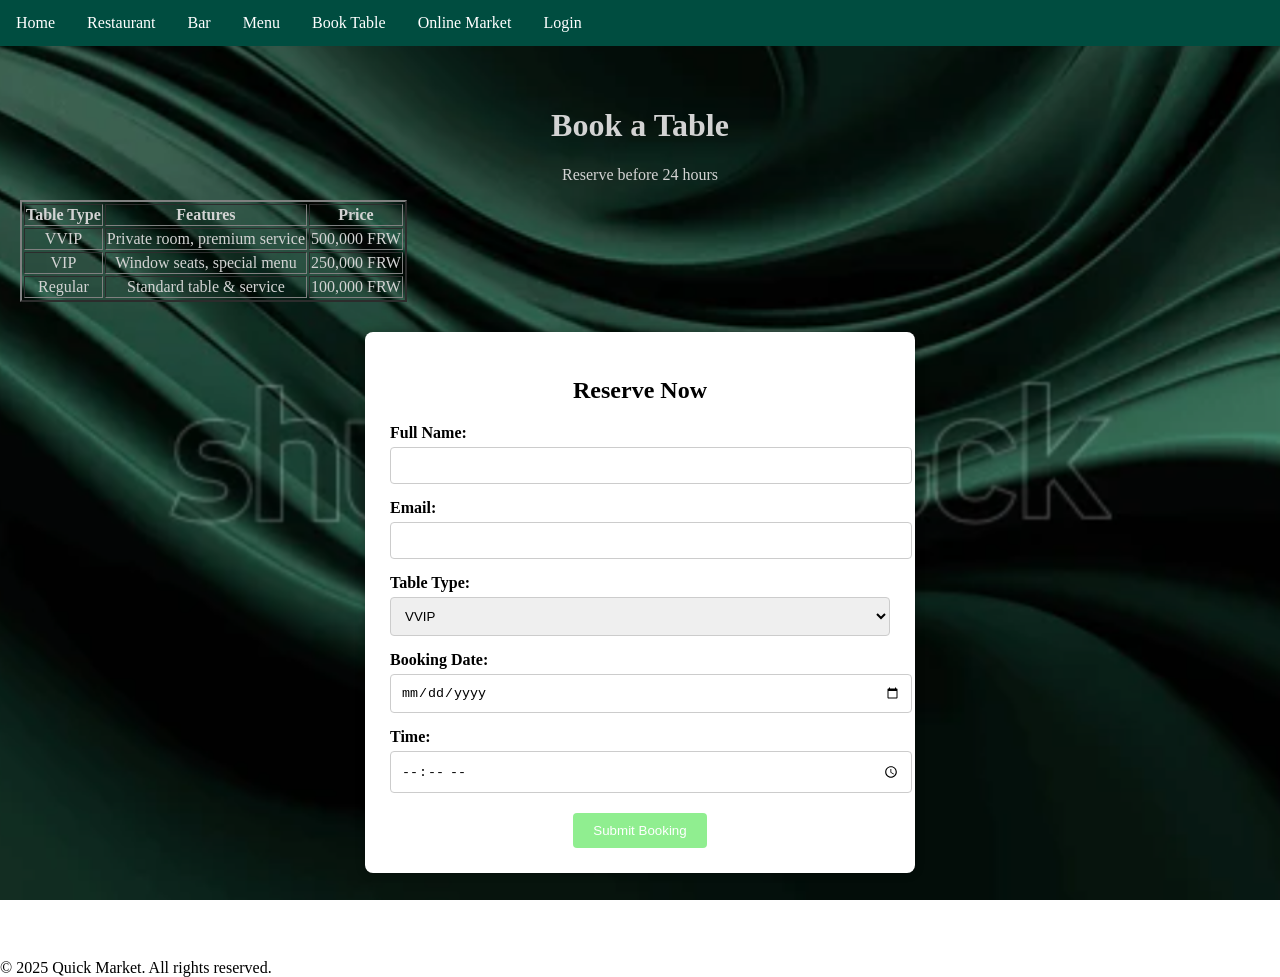
<file: portfolio/Sweet Lounge/booking.html>
<!DOCTYPE html>
<html lang="en">
<head>
  <meta charset="UTF-8">
  <title>Book a Table - Great Lounge</title>
  <link rel="stylesheet" href="styleeeee.css">
   <style>
    body {
      margin: 0;
      height: 100vh;
      background-image: url("back.png");
      background-size: cover;
      background-repeat: no-repeat;
      background-position: center;
      background-attachment: fixed;
	  }
	  </style>
</head>
<body>

  <header>
      <nav>
  <ul>
    <li><a href="index.html">Home</a></li>
    <li><a href="restaurant.html">Restaurant</a></li>
    <li><a href="bar.html">Bar</a></li>
    <li><a href="menu.html">Menu</a></li>
    <li><a href="booking.html">Book Table</a></li>
    <li><a href="market.html">Online Market</a></li>
    <li><a href="login.html">Login</a></li>
  </ul>
</nav>
  </header>

   <main class="book-page">
    <h1>Book a Table</h1>
    <p>Reserve before 24 hours</p>

    <table border="2" class="menu-table">
      <tr>
        <th>Table Type</th>
        <th>Features</th>
        <th>Price</th>
      </tr>
      <tr>
        <td>VVIP</td>
        <td>Private room, premium service</td>
        <td>500,000 FRW</td>
      </tr>
      <tr>
        <td>VIP</td>
        <td>Window seats, special menu</td>
        <td>250,000 FRW</td>
      </tr>
      <tr>
        <td>Regular</td>
        <td>Standard table & service</td>
        <td>100,000 FRW</td>
      </tr>
    </table>
    <form class="booking-form">
	<h2>Reserve Now</h2>
      <label>Full Name:</label>
      <input type="text" required>

      <label>Email:</label>
      <input type="email" required>

      <label>Table Type:</label>
      <select required>
        <option value="VVIP">VVIP</option>
        <option value="VIP">VIP</option>
        <option value="Regular">Regular</option>
      </select>

      <label>Booking Date:</label>
      <input type="date" required>

      <label>Time:</label>
      <input type="time" required>

      <button type="submit">Submit Booking</button>
    </form>
  </main>

  <footer>
    <p>© 2025 Quick Market. All rights reserved.</p>
  </footer>

</body>
</html>
</file>
<file: portfolio/css/style.css>
/* ================================================
   PORTFOLIO – Bénéfice Izibyose
   styles.css
   I tried to keep this organised into sections
   so it's easy to find things
   ================================================ */

/* ---------- CSS CUSTOM PROPERTIES (variables) ---------- */
:root {
  --clr-bg:        #faf8f5;
  --clr-surface:   #fefdfb;
  --clr-surface2:  #e8e1d8;
  --clr-border:    #d4ccc1;
  --clr-text:      #3a3935;
  --clr-text-sub:  #6b6360;
  --clr-accent:    #3ba89f;    /* soft teal */
  --clr-accent2:   #5a5450;    /* warm dark */
  --clr-danger:    #d85551;

  --font-main:   'Sora', sans-serif;
  --font-mono:   'DM Mono', monospace;

  --radius:      12px;
  --radius-lg:   20px;
  --shadow-sm:   0 2px 8px rgba(0,0,0,0.08);
  --shadow-md:   0 8px 20px rgba(0,0,0,0.12);
  --shadow-lg:   0 16px 40px rgba(0,0,0,0.16);

  --nav-height:  64px;
  --max-width:   1100px;
  --section-gap: 96px;
}

/* Dark mode – toggled by JS adding class to <body> */
body.dark-mode {
  --clr-bg:       #111410;
  --clr-surface:  #191e1d;
  --clr-surface2: #252720;
  --clr-border:   #333630;
  --clr-text:     #e8e4dc;
  --clr-text-sub: #b5d9ca;
  --clr-accent:   #0bcb35;
  --clr-accent2:  #666861;
}

/* ---------- RESET & BASE ---------- */
*, *::before, *::after {
  box-sizing: border-box;
  margin: 0;
  padding: 0;
}

html {
  scroll-behavior: smooth;
  scroll-padding-top: var(--nav-height);
  font-size: 16px;
}

body {
  font-family: var(--font-main);
  background-color: var(--clr-bg);
  color: var(--clr-text);
  line-height: 1.65;
  transition: background-color 0.3s ease, color 0.3s ease;
}

a {
  color: var(--clr-accent);
  text-decoration: none;
}
a:hover, a:focus-visible {
  text-decoration: underline;
}

img {
  max-width: 100%;
  display: block;
}

/* screen reader only – accessibility */
.sr-only {
  position: absolute;
  width: 1px;
  height: 1px;
  padding: 0;
  margin: -1px;
  overflow: hidden;
  clip: rect(0,0,0,0);
  white-space: nowrap;
  border: 0;
}

/* ---------- LAYOUT UTILITY ---------- */
.section-container {
  max-width: var(--max-width);
  margin: 0 auto;
  padding: var(--section-gap) 32px;
}

.section-title {
  font-size: clamp(1.8rem, 4vw, 2.5rem);
  font-weight: 700;
  margin-bottom: 12px;
  position: relative;
  display: inline-block;
  letter-spacing: -0.02em;
}

/* decorative underline on section titles */
.section-title::after {
  content: '';
  display: block;
  width: 56px;
  height: 5px;
  background: var(--clr-accent);
  margin-top: 10px;
  border-radius: 3px;
}

.section-sub {
  color: var(--clr-text-sub);
  margin-bottom: 40px;
  font-size: 0.95rem;
}

/* ---------- BUTTONS ---------- */
.btn {
  display: inline-block;
  padding: 14px 32px;
  border-radius: var(--radius);
  font-family: var(--font-main);
  font-size: 0.95rem;
  font-weight: 600;
  cursor: pointer;
  border: 2px solid transparent;
  transition: all 0.35s cubic-bezier(0.34, 1.56, 0.64, 1);
  text-align: center;
  line-height: 1.2;
  position: relative;
  overflow: hidden;
}

.btn-primary {
  background: var(--clr-accent);
  color: #fff;
  border-color: var(--clr-accent);
}
.btn-primary:hover, .btn-primary:focus-visible {
  background: transparent;
  color: var(--clr-accent);
  text-decoration: none;
  transform: translateY(-2px);
  box-shadow: 0 8px 24px rgba(59, 168, 159, 0.25);
}

.btn-outline {
  background: transparent;
  color: var(--clr-accent);
  border-color: var(--clr-accent);
}
.btn-outline:hover, .btn-outline:focus-visible {
  background: var(--clr-accent);
  color: #fff;
  text-decoration: none;
  transform: translateY(-2px);
  box-shadow: 0 8px 24px rgba(59, 168, 159, 0.3);
}

.btn-ghost {
  background: transparent;
  color: var(--clr-text-sub);
  border-color: var(--clr-border);
}
.btn-ghost:hover {
  border-color: var(--clr-text-sub);
  text-decoration: none;
}

/* ============================================================
   NAVIGATION
   ============================================================ */
#site-header {
  position: sticky;
  top: 0;
  z-index: 100;
  background: var(--clr-surface);
  border-bottom: 2px solid var(--clr-border);
  box-shadow: 0 4px 20px rgba(0, 0, 0, 0.08);
  transition: all 0.3s ease;
}

.navbar {
  max-width: var(--max-width);
  margin: 0 auto;
  padding: 0 32px;
  height: var(--nav-height);
  display: flex;
  align-items: center;
  gap: 32px;
}

.nav-brand {
  font-family: var(--font-mono);
  font-size: 1.1rem;
  font-weight: 500;
  color: var(--clr-text);
  white-space: nowrap;
  margin-right: auto;
}
.brand-tag {
  color: var(--clr-accent);
}

.nav-links {
  display: flex;
  list-style: none;
  gap: 4px;
}
.nav-links a {
  padding: 8px 18px;
  border-radius: var(--radius);
  font-size: 0.9rem;
  font-weight: 500;
  color: var(--clr-text);
  transition: all 0.3s ease;
}
.nav-links a:hover, .nav-links a:focus-visible {
  background: var(--clr-surface2);
  color: var(--clr-accent);
  text-decoration: none;
  transform: translateY(-2px);
}

.theme-toggle {
  background: var(--clr-surface2);
  border: 2px solid var(--clr-border);
  border-radius: var(--radius);
  width: 44px;
  height: 44px;
  font-size: 1rem;
  cursor: pointer;
  display: flex;
  align-items: center;
  justify-content: center;
  transition: all 0.3s ease;
  flex-shrink: 0;
}
.theme-toggle:hover {
  background: var(--clr-border);
  transform: scale(1.05);
}

/* hamburger – mobile only */
.hamburger {
  display: none;
  flex-direction: column;
  justify-content: center;
  gap: 5px;
  width: 40px;
  height: 40px;
  background: none;
  border: none;
  cursor: pointer;
  padding: 6px;
  margin-left: auto;
}
.hamburger span {
  display: block;
  height: 2px;
  background: var(--clr-text);
  border-radius: 2px;
  transition: all 0.3s;
}

/* ============================================================
   HERO SECTION
   ============================================================ */
#hero {
  min-height: calc(100vh - var(--nav-height));
  background: var(--clr-surface);
  display: flex;
  flex-direction: column;
  justify-content: center;
  padding: 100px 32px 60px;
}

.hero-content {
  max-width: var(--max-width);
  margin: 0 auto;
  width: 100%;
  display: flex;
  flex-direction: row-reverse;
  align-items: center;
  justify-content: space-between;
  gap: 64px;
}

.hero-text {
  flex: 1;
  max-width: 580px;
}

.hero-greeting {
  font-size: 1rem;
  color: var(--clr-text-sub);
  margin-bottom: 8px;
  letter-spacing: 0.05em;
  text-transform: uppercase;
  font-family: var(--font-mono);
}

#hero h1 {
  font-size: clamp(2.4rem, 7vw, 4.2rem);
  font-weight: 700;
  line-height: 1.15;
  margin-bottom: 20px;
  letter-spacing: -0.01em;
}

.highlight {
  color: var(--clr-accent);
}

.hero-role {
  font-size: clamp(1.05rem, 2.5vw, 1.35rem);
  color: var(--clr-text-sub);
  margin-bottom: 24px;
  font-family: var(--font-mono);
  letter-spacing: 0.02em;
}
.role-prefix {
  color: var(--clr-accent2);
  margin-right: 8px;
}

.hero-tagline {
  font-size: 1.1rem;
  line-height: 1.8;
  color: var(--clr-text-sub);
  margin-bottom: 40px;
  max-width: 520px;
}

.hero-actions {
  display: flex;
  gap: 20px;
  flex-wrap: wrap;
}

/* Avatar placeholder – shown when no real image is uploaded */
.hero-image-wrapper {
  flex-shrink: 0;
}

.avatar-placeholder {
  position: relative;
  width: 320px;
  height: 320px;
  display: flex;
  align-items: center;
  justify-content: center;
}

.avatar-placeholder img {
  width: 240px;
  height: 240px;
  border-radius: 50%;
  object-fit: cover;
  object-position: center;
  display: block;
  position: relative;
  z-index: 1;
  border: 5px solid var(--clr-surface);
  box-shadow: 0 12px 48px rgba(0,0,0,0.15);
  transition: transform 0.4s ease;
}
.avatar-placeholder img:hover {
  transform: scale(1.05);
}

.avatar-initials {
  width: 160px;
  height: 160px;
  border-radius: 50%;
  background: linear-gradient(135deg, var(--clr-accent) 0%, var(--clr-accent2) 100%);
  display: flex;
  align-items: center;
  justify-content: center;
  font-size: 2rem;
  font-weight: 700;
  color: #fff;
  font-family: var(--font-mono);
  position: relative;
  z-index: 1;
}

.avatar-ring {
  position: absolute;
  border-radius: 50%;
  border: 3px solid var(--clr-accent);
  opacity: 0.3;
  animation: pulse-ring 3.5s ease infinite;
}
.ring-1 {
  width: 260px;
  height: 260px;
  animation-delay: 0s;
}
.ring-2 {
  width: 300px;
  height: 300px;
  opacity: 0.12;
  animation-delay: 1.5s;
}

@keyframes pulse-ring {
  0%, 100% { transform: scale(1); opacity: 0.2; }
  50%       { transform: scale(1.04); opacity: 0.35; }
}

.scroll-hint {
  text-align: center;
  color: var(--clr-text-sub);
  font-family: var(--font-mono);
  font-size: 0.8rem;
  margin-top: 48px;
  letter-spacing: 0.1em;
  animation: bounce 2s ease infinite;
}
@keyframes bounce {
  0%, 100% { transform: translateY(0); }
  50%       { transform: translateY(6px); }
}

/* ============================================================
   ABOUT SECTION
   ============================================================ */
#about {
  background: var(--clr-bg);
}

.about-grid {
  display: flex;
  gap: 56px;
  align-items: flex-start;
}

.about-text {
  flex: 2;
}
.about-text p {
  margin-bottom: 16px;
  font-size: 1rem;
  color: var(--clr-text);
}

.about-skills-box {
  flex: 1;
  min-width: 240px;
  background: var(--clr-surface);
  border: 1px solid var(--clr-border);
  border-radius: var(--radius-lg);
  padding: 32px;
  box-shadow: var(--shadow-md);
  transition: all 0.3s ease;
}
.about-skills-box:hover {
  box-shadow: var(--shadow-lg);
  border-color: var(--clr-accent);
}
.about-skills-box h3 {
  font-size: 1rem;
  font-weight: 600;
  margin-bottom: 16px;
  color: var(--clr-text-sub);
  text-transform: uppercase;
  letter-spacing: 0.06em;
  font-family: var(--font-mono);
}

.skills-tags {
  list-style: none;
  display: flex;
  flex-wrap: wrap;
  gap: 10px;
}
.skills-tags li {
  background: var(--clr-surface2);
  border: 1px solid var(--clr-border);
  border-radius: var(--radius);
  padding: 8px 16px;
  font-size: 0.85rem;
  font-weight: 500;
  color: var(--clr-text);
  transition: all 0.3s ease;
}
.skills-tags li:hover {
  background: var(--clr-accent);
  color: #fff;
  border-color: var(--clr-accent);
  transform: translateY(-2px);
}}

/* ============================================================
   SKILLS SECTION
   ============================================================ */
#skills {
  background: var(--clr-surface);
}

.skills-cards {
  display: flex;
  flex-wrap: wrap;
  gap: 24px;
}

.skill-card {
  flex: 1 1 280px;
  background: var(--clr-surface2);
  border: 1px solid var(--clr-border);
  border-radius: var(--radius-lg);
  padding: 32px 28px 28px;
  box-shadow: var(--shadow-sm);
  transition: all 0.35s ease;
}
.skill-card:hover {
  box-shadow: var(--shadow-lg);
  transform: translateY(-6px);
  border-color: var(--clr-accent);
}

.skill-icon {
  font-size: 1.8rem;
  margin-bottom: 10px;
}

.skill-card h3 {
  font-size: 1.05rem;
  font-weight: 600;
  margin-bottom: 14px;
}

.skill-bar {
  width: 100%;
  height: 10px;
  background: var(--clr-border);
  border-radius: 5px;
  overflow: hidden;
  margin-bottom: 8px;
}

.skill-fill {
  height: 100%;
  background: linear-gradient(90deg, var(--clr-accent), var(--clr-accent2));
  border-radius: 5px;
  width: 0%;
  /* width is set by JS animation */
  transition: width 1.2s cubic-bezier(0.34, 1.56, 0.64, 1);
}

.skill-pct {
  display: block;
  font-family: var(--font-mono);
  font-size: 0.82rem;
  color: var(--clr-accent);
  margin-bottom: 8px;
}

.skill-note {
  font-size: 0.82rem;
  color: var(--clr-text-sub);
}

/* ============================================================
   PROJECTS SECTION
   ============================================================ */
#projects {
  background: var(--clr-bg);
}

.projects-grid {
  display: flex;
  flex-wrap: wrap;
  gap: 28px;
}

.project-card {
  flex: 1 1 300px;
  background: var(--clr-surface);
  border: 1px solid var(--clr-border);
  border-radius: var(--radius-lg);
  overflow: hidden;
  box-shadow: var(--shadow-sm);
  display: flex;
  flex-direction: column;
  transition: all 0.35s ease;
}
.project-card:hover {
  box-shadow: var(--shadow-lg);
  transform: translateY(-8px);
  border-color: var(--clr-accent);
}

.project-img-wrap {
  background: var(--clr-surface2);
  border-bottom: 1px solid var(--clr-border);
}

.project-img-placeholder {
  height: 160px;
  display: flex;
  flex-direction: column;
  align-items: center;
  justify-content: center;
  gap: 8px;
  font-size: 2.5rem;
  color: var(--clr-text-sub);
}
.project-img-placeholder small {
  font-size: 0.75rem;
  font-family: var(--font-mono);
  color: var(--clr-text-sub);
}

.project-info {
  padding: 28px;
  display: flex;
  flex-direction: column;
  gap: 12px;
  flex: 1;
}

.project-info h3 {
  font-size: 1.05rem;
  font-weight: 700;
}

.project-problem,
.project-desc {
  font-size: 0.88rem;
  color: var(--clr-text-sub);
  line-height: 1.6;
}

.project-tech {
  display: flex;
  flex-wrap: wrap;
  gap: 8px;
  margin-top: auto;
  padding-top: 8px;
}
.project-tech span {
  background: var(--clr-surface2);
  border: 1px solid var(--clr-border);
  border-radius: 4px;
  padding: 5px 12px;
  font-size: 0.78rem;
  font-family: var(--font-mono);
  color: var(--clr-text-sub);
}

.project-link {
  font-size: 0.88rem;
  font-weight: 600;
  color: var(--clr-accent);
  margin-top: 4px;
}

/* ============================================================
   GPA CALCULATOR SECTION
   ============================================================ */
#calculator {
  background: var(--clr-surface);
}

.calc-wrapper {
  background: var(--clr-surface2);
  border: 1px solid var(--clr-border);
  border-radius: var(--radius-lg);
  padding: 40px;
  max-width: 820px;
}

#courses-container {
  display: flex;
  flex-direction: column;
  gap: 12px;
  margin-bottom: 20px;
}

.course-row {
  display: flex;
  gap: 12px;
  align-items: center;
  padding: 14px;
  background: var(--clr-surface);
  border: 1px solid var(--clr-border);
  border-radius: var(--radius);
  transition: all 0.2s ease;
}
.course-row:hover {
  border-color: var(--clr-accent);
  box-shadow: 0 2px 8px rgba(59, 168, 159, 0.1);
}

.course-row input {
  flex: 1;
  min-width: 0;
  padding: 10px 14px;
  border: 1px solid var(--clr-border);
  border-radius: var(--radius);
  background: var(--clr-bg);
  color: var(--clr-text);
  font-family: var(--font-main);
  font-size: 0.9rem;
  transition: border-color 0.2s;
}
.course-row input:focus {
  outline: none;
  border-color: var(--clr-accent);
}
.course-row input::placeholder {
  color: var(--clr-text-sub);
  opacity: 0.7;
}

.course-mark,
.course-credits {
  flex: 0 0 110px;
}

.btn-remove-row {
  background: none;
  border: 1px solid var(--clr-border);
  color: var(--clr-text-sub);
  width: 34px;
  height: 34px;
  border-radius: var(--radius);
  cursor: pointer;
  font-size: 0.85rem;
  flex-shrink: 0;
  display: flex;
  align-items: center;
  justify-content: center;
  transition: background 0.2s, color 0.2s;
}
.btn-remove-row:hover {
  background: var(--clr-danger);
  color: #fff;
  border-color: var(--clr-danger);
}

.calc-actions {
  display: flex;
  gap: 12px;
  flex-wrap: wrap;
  margin-bottom: 20px;
}

.calc-error {
  color: var(--clr-danger);
  font-size: 0.88rem;
  margin-bottom: 12px;
  min-height: 20px;
}

.calc-result {
  margin: 20px 0;
  background: var(--clr-surface);
  border: 2px solid var(--clr-accent);
  border-radius: var(--radius-lg);
  padding: 28px;
  animation: slide-in 0.3s ease;
}
@keyframes slide-in {
  from { opacity: 0; transform: translateY(8px); }
  to   { opacity: 1; transform: translateY(0); }
}

.result-inner {
  display: flex;
  gap: 40px;
  align-items: center;
  flex-wrap: wrap;
}

.result-gpa {
  display: flex;
  flex-direction: column;
  align-items: center;
  gap: 4px;
}
.result-label {
  font-size: 0.8rem;
  text-transform: uppercase;
  letter-spacing: 0.08em;
  color: var(--clr-text-sub);
  font-family: var(--font-mono);
}
.result-value {
  font-size: 3.5rem;
  font-weight: 700;
  color: var(--clr-accent);
  font-family: var(--font-mono);
  line-height: 1;
}
.result-scale {
  font-size: 0.85rem;
  color: var(--clr-text-sub);
}

.result-details {
  flex: 1;
  display: flex;
  flex-direction: column;
  gap: 8px;
  font-size: 0.95rem;
}
.result-details strong {
  color: var(--clr-accent);
}

/* GPA table */
.gpa-scale {
  margin-top: 28px;
  border-top: 1px solid var(--clr-border);
  padding-top: 20px;
}
.gpa-scale h4 {
  font-size: 0.88rem;
  font-weight: 600;
  color: var(--clr-text-sub);
  text-transform: uppercase;
  letter-spacing: 0.06em;
  margin-bottom: 12px;
  font-family: var(--font-mono);
}
.gpa-scale table {
  width: 100%;
  border-collapse: collapse;
  font-size: 0.85rem;
}
.gpa-scale th, .gpa-scale td {
  padding: 8px 12px;
  text-align: left;
  border-bottom: 1px solid var(--clr-border);
}
.gpa-scale th {
  color: var(--clr-text-sub);
  font-weight: 600;
  font-family: var(--font-mono);
}
.gpa-scale td:first-child {
  font-family: var(--font-mono);
}

/* ============================================================
   CV SECTION
   ============================================================ */
#cv {
  background: var(--clr-bg);
}

.cv-actions {
  margin-bottom: 32px;
}

.cv-preview {
  background: #1a1a1a;
  border: none;
  border-radius: 0;
  padding: 50px 45px;
  max-width: 800px;
  box-shadow: 0 10px 40px rgba(0, 0, 0, 0.4);
  margin: 0;
  font-family: 'Segoe UI', Tahoma, Geneva, Verdana, sans-serif;
  line-height: 1.7;
  color: #e8e8e8;
  position: relative;
}

.cv-preview::before {
  content: '';
  position: absolute;
  top: 0;
  left: 0;
  right: 0;
  height: 8px;
  background: linear-gradient(90deg, #3ba89f, #60d5c8);
  border-radius: 0;
}

.cv-photo-container {
  display: flex;
  flex-direction: column;
  align-items: flex-start;
  margin-bottom: 35px;
  padding-bottom: 30px;
  border-bottom: 3px solid #3ba89f;
}

.cv-profile-photo {
  width: 140px;
  height: 140px;
  border-radius: 50%;
  object-fit: cover;
  object-position: center;
  border: 4px solid #3ba89f;
  box-shadow: 0 8px 25px rgba(59, 168, 159, 0.3);
  display: block;
  margin-bottom: 15px;
}

.cv-header {
  border-bottom: none;
  padding-bottom: 10px;
  margin-bottom: 35px;
  text-align: left;
}

.cv-header h3 {
  font-size: 2rem;
  font-weight: 700;
  margin-bottom: 8px;
  color: #ffffff;
  letter-spacing: -0.5px;
}

.cv-header p {
  font-size: 0.95rem;
  color: #b0b0b0;
  line-height: 1.8;
  margin: 4px 0;
}

.cv-section {
  margin-bottom: 32px;
}

.cv-section h4 {
  font-size: 0.9rem;
  font-weight: 700;
  text-transform: uppercase;
  letter-spacing: 1.2px;
  color: #3ba89f;
  margin-bottom: 16px;
  border-bottom: 2px solid #3ba89f;
  padding-bottom: 10px;
}

.cv-entry {
  display: flex;
  gap: 20px;
  margin-bottom: 16px;
  font-size: 0.93rem;
  line-height: 1.6;
  page-break-inside: avoid;
  color: #d0d0d0;
}

.cv-date {
  flex-shrink: 0;
  width: 100px;
  color: #3ba89f;
  font-weight: 700;
  font-size: 0.85rem;
  padding-top: 0;
}

.cv-section > p {
  font-size: 0.93rem;
  color: #d0d0d0;
  line-height: 1.7;
}

/* ============================================================
   CONTACT SECTION
   ============================================================ */
#contact {
  background: var(--clr-surface);
}

.contact-wrapper {
  display: flex;
  gap: 56px;
  align-items: flex-start;
  flex-wrap: wrap;
}

.contact-info {
  flex: 1;
  min-width: 240px;
}
.contact-info h3 {
  font-size: 1.1rem;
  font-weight: 700;
  margin-bottom: 24px;
}

.contact-list {
  list-style: none;
  display: flex;
  flex-direction: column;
  gap: 16px;
}
.contact-list li {
  display: flex;
  align-items: center;
  gap: 14px;
  font-size: 0.95rem;
}
.contact-icon {
  width: 44px;
  height: 44px;
  background: var(--clr-surface2);
  border: 1px solid var(--clr-border);
  border-radius: var(--radius);
  display: flex;
  align-items: center;
  justify-content: center;
  font-size: 1rem;
  flex-shrink: 0;
}

/* Contact form */
.contact-form {
  flex: 1.5;
  min-width: 280px;
}
.contact-form h3 {
  font-size: 1.1rem;
  font-weight: 700;
  margin-bottom: 6px;
}
.form-note {
  font-size: 0.8rem;
  color: var(--clr-text-sub);
  margin-bottom: 24px;
}

.form-group {
  margin-bottom: 18px;
}
.form-group label {
  display: block;
  font-size: 0.88rem;
  font-weight: 600;
  margin-bottom: 6px;
  color: var(--clr-text);
}
.form-group label span[aria-hidden] {
  color: var(--clr-danger);
}

.form-group input,
.form-group textarea {
  width: 100%;
  padding: 11px 16px;
  border: 1px solid var(--clr-border);
  border-radius: var(--radius);
  background: var(--clr-bg);
  color: var(--clr-text);
  font-family: var(--font-main);
  font-size: 0.92rem;
  transition: border-color 0.2s, box-shadow 0.2s;
  resize: vertical;
}
.form-group input:focus,
.form-group textarea:focus {
  outline: none;
  border-color: var(--clr-accent);
  box-shadow: 0 0 0 3px rgba(26,107,58,0.15);
}
.form-group input.error,
.form-group textarea.error {
  border-color: var(--clr-danger);
}

.field-error {
  display: block;
  font-size: 0.8rem;
  color: var(--clr-danger);
  margin-top: 4px;
  min-height: 18px;
}

.form-success {
  margin-top: 16px;
  background: #e8f5ee;
  border: 1px solid var(--clr-accent);
  color: #1a6b3a;
  border-radius: var(--radius);
  padding: 14px 18px;
  font-size: 0.9rem;
}
body.dark-mode .form-success {
  background: #1a2e21;
  color: var(--clr-accent);
}

/* ============================================================
   FOOTER
   ============================================================ */
#site-footer {
  background: var(--clr-surface2);
  border-top: 1px solid var(--clr-border);
  padding: 32px 24px;
  text-align: center;
}
.footer-inner p {
  font-size: 0.88rem;
  color: var(--clr-text-sub);
  line-height: 1.8;
}
.footer-sub {
  font-family: var(--font-mono);
  font-size: 0.78rem;
}

/* ============================================================
   MEDIA QUERIES – RESPONSIVENESS
   ============================================================ */

/* TABLET – 768px and below */
@media (max-width: 768px) {

  :root {
    --section-gap: 64px;
  }

  /* Nav becomes mobile menu */
  .hamburger {
    display: flex;
  }
  .nav-links {
    display: none;
    position: absolute;
    top: var(--nav-height);
    left: 0;
    right: 0;
    background: var(--clr-surface);
    border-bottom: 1px solid var(--clr-border);
    flex-direction: column;
    padding: 16px 24px;
    gap: 4px;
    box-shadow: var(--shadow-md);
  }
  .nav-links.open {
    display: flex;
  }
  .nav-links a {
    padding: 12px 16px;
    display: block;
  }

  /* Navbar needs to be relative for dropdown */
  #site-header {
    position: sticky;
  }
  .navbar {
    position: relative;
    flex-wrap: wrap;
  }

  /* Hero stacks vertically */
  .hero-content {
    flex-direction: column-reverse;
    text-align: center;
  }
  .hero-text {
    max-width: 100%;
  }
  .hero-tagline {
    margin: 0 auto 36px;
  }
  .hero-actions {
    justify-content: center;
  }

  /* About stacks */
  .about-grid {
    flex-direction: column;
  }
  .about-skills-box {
    width: 100%;
  }

  /* Contact stacks */
  .contact-wrapper {
    flex-direction: column;
    gap: 40px;
  }

  /* Calculator rows stack */
  .course-row {
    flex-wrap: wrap;
  }
  .course-mark,
  .course-credits {
    flex: 1 1 120px;
  }
}

/* MOBILE – 480px and below */
@media (max-width: 480px) {

  :root {
    --section-gap: 48px;
  }

  #hero {
    padding: 48px 16px 32px;
  }

  .section-container {
    padding-left: 16px;
    padding-right: 16px;
  }

  .avatar-placeholder {
    width: 160px;
    height: 160px;
  }
  .avatar-initials {
    width: 120px;
    height: 120px;
    font-size: 1.4rem;
  }
  .ring-1 { width: 140px; height: 140px; }
  .ring-2 { width: 160px; height: 160px; }

  .hero-actions {
    flex-direction: column;
    align-items: center;
  }
  .btn {
    width: 100%;
    max-width: 280px;
  }

  .skills-cards {
    gap: 16px;
  }
  .skill-card {
    flex: 1 1 100%;
  }

  .result-inner {
    flex-direction: column;
    gap: 20px;
    align-items: flex-start;
  }

  .cv-preview {
    padding: 24px 16px;
  }
  .cv-entry {
    flex-direction: column;
    gap: 4px;
  }
  .cv-date {
    width: auto;
  }

  .calc-wrapper {
    padding: 20px 16px;
  }

  .calc-actions {
    flex-direction: column;
  }
  .calc-actions .btn {
    max-width: 100%;
  }
}
</file>
<file: portfolio/platea sample/style.css>
body {
  font-family: Arial, sans-serif;
  margin: 0;
  background: #f9f9f9;
}

header {
  background: #953;
  padding: 15px;
  text-align: center;
}

.navbar {
  background: #333;
  overflow: hidden;
}

.navbar a {
  float: left;
  color: white;
  padding: 14px 20px;
  text-decoration: none;
}

.navbar a:hover {
  background: #ddd;
  color: black;
}

.products {
  display: flex;
  flex-wrap: wrap;
  justify-content: center;
  margin: 20px;
}

.product {
  background: white;
  border: 1px solid #ddd;
  width: 200px;
  margin: 10px;
  padding: 10px;
  text-align: center;
  border-radius: 8px;
}

.product img {
  width: 100%;
  height: 100px;
  object-fit: cover;
}

button {
  background: #4CAF50;
  color: white;
  border: none;
  padding: 10px;
  width: 100%;
  border-radius: 5px;
  cursor: pointer;
}

button:hover {
  background: #45a049;
}

section {
  text-align: center;
  padding: 20px;
}

footer {
  background: #555;
  color: white;
  text-align: center;
  padding: 15px;
}

input, select {
  padding: 10px;
  width: 80%;
  max-width: 300px;
  margin: 5px;
}

@media (max-width:600px){
  .navbar a {
    float: none;
    display: block;
    text-align: center;
  }
  .product {
    width: 90%;
  }
}
</file>
<file: portfolio/Sweet Lounge/stylee.css>
css
body {
  background-color: #000f0a;
  color: #f5f5f5;
 font-family: Arial, sans-serif;
  margin: 0;
  padding: 0;
  color:white;
}

nav ul {
  background: #004d40;
  list-style: none;
  margin: 0;
  padding: 0;
  overflow: hidden;
}
.container {
  display: flex;

}

main.restaurant {
  text-align: center;
  padding: 40px 20px;
}

main.restaurant h1 {
  font-size: 48px;
  margin-bottom: 10px;
}
.subtitle {
  font-size: 20px;
  color: lightgray;
  margin-bottom: 40px;
}

.gallery {
  display: grid;
  grid-template-columns: repeat(2, 1fr);
  gap: 30px;
  max-width: 800px;
  margin: auto;
}

.gallery img {
  width: 100%;
  border-radius: 10px;
  box-shadow: 0 5px 15px rgba(0,0,0,0.4);
}

footer {
  background-color: #0b2c18;
  color: white;
  text-align: center;
 padding: 15px 0;
}
}
nav ul {
  background: #004d40;
  list-style: none;
  margin: 0;
  padding: 0;
  overflow: hidden;
}

nav ul li {
  float: left;
}

nav ul li a {
  display: block;
  color: white;
  padding: 14px 16px;
  text-decoration: none;
}

nav ul li a:hover {
  background-color: #00332c;
}
</file>
<file: portfolio/Sweet Lounge/styleeeee.css>
css
body{
 margin: 0;
      height: 100vh;
      background-image: url("menu.png");
      background-size: cover;
      background-repeat: no-repeat;
      background-position: center;
      background-attachment: fixed;
	  }
	  nav ul {
  background: #004d40;
  list-style: none;
  margin: 0;
  padding: 0;
  overflow: hidden;
}

nav ul li {
  float: left;
}

nav ul li a {
  display: block;
  color: white;
  padding: 14px 16px;
  text-decoration: none;
}

nav ul li a:hover {
  background-color: #00332c;
}
.book-page {
  padding: 40px 20px;
  text-align: center;
  color: lightgray;
}

.booking-form {
  background-color: #ffffff;
  padding: 25px;
  max-width: 500px;
  margin: 30px auto;
  border-radius: 8px;
  box-shadow: 0 0 10px rgba(0,0,0,0.3);
  color: #000;
}

.booking-form label {
  display: block;
  text-align: left;
  margin-top: 15px;
  font-weight: bold;
}

.booking-form input,
.booking-form select {
  width: 100%;
  padding: 10px;
  margin-top: 5px;
  border-radius: 4px;
  border: 1px solid #ccc;
}

.booking-form button {
  margin-top: 20px;
  background-color: lightgreen;}

.book-page {
  padding: 40px 20px;
  text-align: center;
}

.booking-form {
  background-color: #ffffff;
  padding: 25px;
  max-width: 500px;
  margin: 30px auto;
  border-radius: 8px;
  box-shadow: 0 0 10px rgba(0,0,0,0.3);
  color: #000;
}

.booking-form label {
  display: block;
  text-align: left;
  margin-top: 15px;
  font-weight: bold;
}

.booking-form input,
.booking-form select {
  width: 100%;
  padding: 10px;
  margin-top: 5px;
  border-radius: 4px;
  border: 1px solid #ccc;
}

.booking-form button {
  margin-top: 20px;
  padding: 10px 20px;
  background-color: #044d2b;
  color: #fff;
  border: none;
  border-radius: 4px;
  cursor: pointer;
}
</file>
